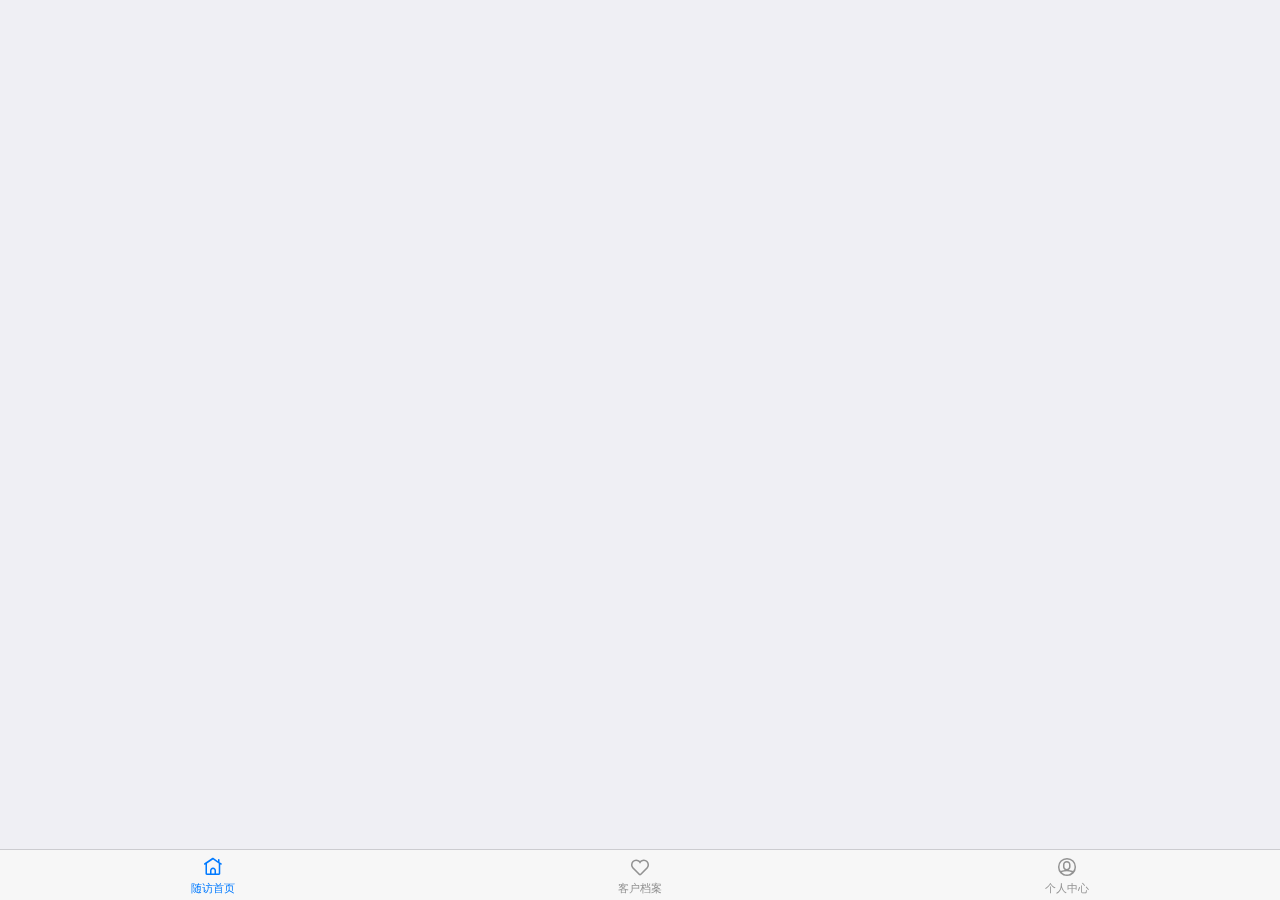
<file: index.html>
<!doctype html>
<html>
	<!--
    	作者：焦康
    	时间：2018-02-23
    	描述：承载页面,包括底部导航栏
    -->
	<head>
		<meta charset="UTF-8">
		<title></title>
		<meta name="viewport" content="width=device-width,initial-scale=1,minimum-scale=1,maximum-scale=1,user-scalable=no" />
		<link href="css/mui.min.css" rel="stylesheet" />
		<link rel="stylesheet" type="text/css" href="css/iconfont.css"/>
	</head>

	<body>
		<script src="js/mui.js"></script>
		
		<div class="mui-content">
			<nav id="bar" class="mui-bar mui-bar-tab">
			    <a class="mui-tab-item mui-active" href="childrenPage/fmsMainPage.html" data-id="fmsMainPage">
			        <span class="mui-icon iconfont icon-homepage"></span>
			        <span class="mui-tab-label">随访首页</span>
			    </a>
			    <a class="mui-tab-item" href="childrenPage/dataAnalysis.html" data-id="dataAnalysis">
			        <span class="mui-icon iconfont icon-like"></span>
			        <span class="mui-tab-label">客户档案</span>
			    </a>
			    <a class="mui-tab-item" href="childrenPage/myCenter.html" data-id="myCenter">
			        <span class="mui-icon iconfont icon-mine"></span>
			        <span class="mui-tab-label">个人中心</span>
			    </a>
			</nav>
		</div>
		   
		    
		
		<script type="text/javascript">
			mui.init()
			mui.plusReady(function(){
				
				//读取本地存储，检查是否为首次启动
				
				
				
				
			plus.navigator.closeSplashscreen();
			 var self = plus.webview.currentWebview();
			 var current = '';
			 var styles = {
                    top: '0',
                    bottom: '51px'
                };
             var tabsConfig = {
                    fmsMainPage: {
                        url: 'childrenPage/fmsMainPage.html',
                        styles: styles,
                        default:true
                        
                    },
                    dataAnalysis: {
                        url: 'childrenPage/dataAnalysis.html',
                        styles: styles  
                    },
                    myCenter: {
                        url: 'childrenPage/myCenter.html',
                        styles: styles
                       
                    }
                };
                 var tabs = {};
                for (id in tabsConfig) {
                    tabs[id] = plus.webview.create(tabsConfig[id].url, id, tabsConfig[id].styles);
                    if (tabsConfig[id]['default']) {
                        self.append(tabs[id]);
                        current = id;
                    }
                }
                 mui('#bar').on('tap', 'a', function(e) {
                    if (current == this.dataset.id) {
                        return;
                    }
                    tabs[this.dataset.id].show();
                    tabs[current].hide();
                    current = this.dataset.id;
                });
                //解决安卓系统键盘弹出时会顶起底部导航按钮
                //ios键盘默认最高层,无需处理
                document.getElementById('bar').style.top = (plus.display.resolutionHeight - 50) + "px";
                 
			})
			mui.back = function() {
			var btnArray = ['是', '否'];
			mui.confirm('是否退出应用', '提示', btnArray, function(e) {
			if(e.index == 0) {
			plus.runtime.quit();
		   }
		})
	    }
		</script>
	</body>

</html>
</file>
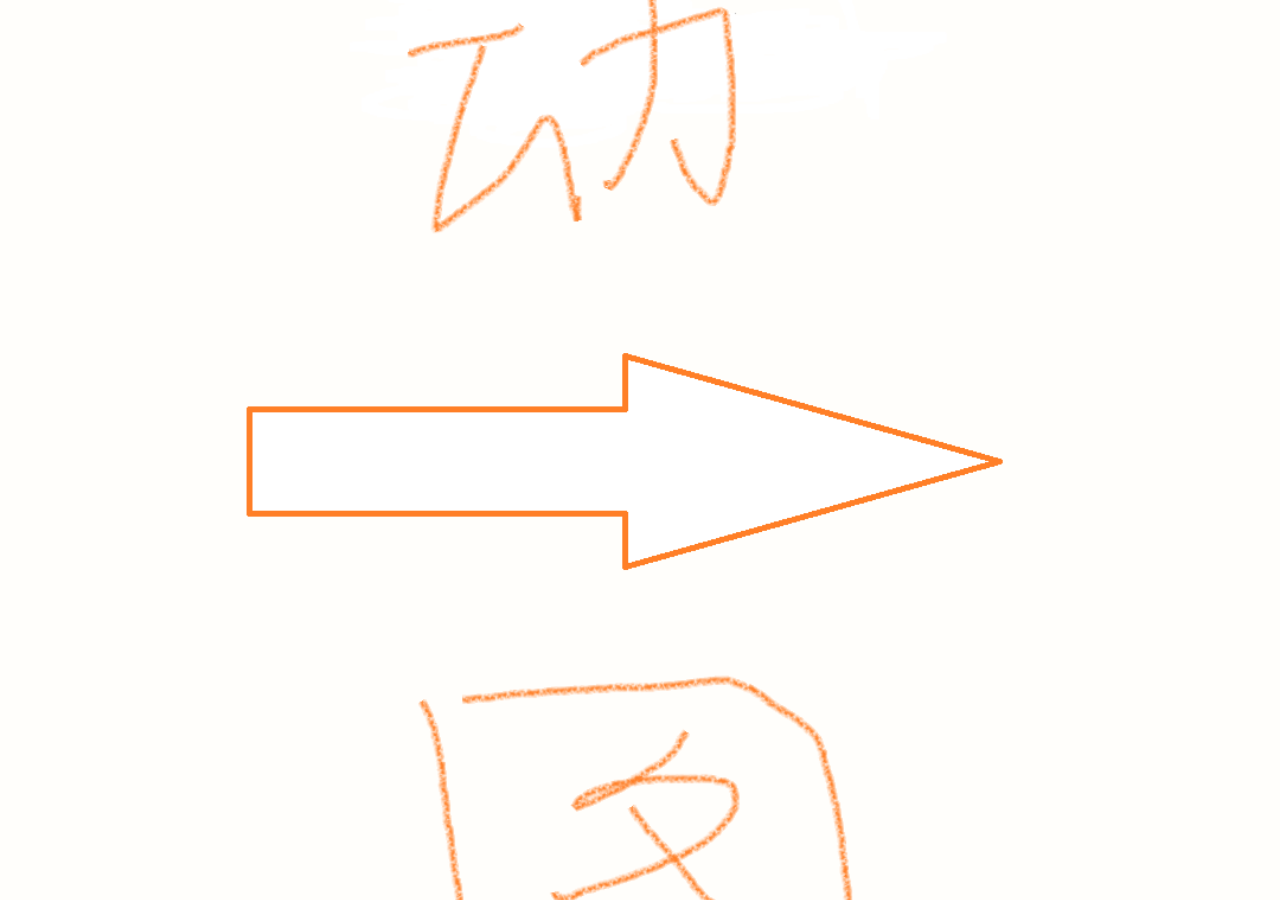
<file: guide.html>
<!doctype html>
<html>

	<head>
		<meta charset="UTF-8">
		<title></title>
		<meta name="viewport" content="width=device-width,initial-scale=1,minimum-scale=1,maximum-scale=1,user-scalable=no" />
		<link href="css/mui.min.css" rel="stylesheet" />
		<style type="text/css">
			
			
			.guide-img {
				width: 100%;
			}
			
			#start {
				position: absolute;
				bottom: 40px;
				width: 60%;
				left: 20%;
			}
		</style>
	</head>

	<body>
		<script src="js/mui.min.js"></script>
		
		<div class="mui-content">
			<div class="mui-slider mui-fullscreen">
				<div class="mui-slider-group">
					<div class="mui-slider-item">
						<a href="javascript:;">
							<img class="guide-img" src="images/starpage.png">
						</a>
					</div>
					<div class="mui-slider-item">
						<a href="javascript:;">
							<img class="guide-img" src="images/starpage.png">
						</a>
					</div>
					<div class="mui-slider-item">
						<a href="javascript:;">
							<img class="guide-img" src="images/starpage.png">
						</a>
					</div>
					<div class="mui-slider-item">
						<a href="javascript:;">
							<img class="guide-img" src="images/splash1080x1882.png">
							<button class="mui-btn mui-btn-blue mui-btn-outlined" type="button" id="start">开始体验</button>
						</a>
					</div>
				</div>
			</div>
		</div>
		
		
		<script type="text/javascript">
			mui.init()
			mui.plusReady(function() {
				/**
				 * 获取系统状态栏高度
				 * http://www.html5plus.org/doc/zh_cn/navigator.html#plus.navigator.getStatusbarHeight
				 */
				
				/**
				 * 手动关闭启动页
				 * http://www.html5plus.org/doc/zh_cn/navigator.html#plus.navigator.closeSplashscreen
				 */
				plus.navigator.closeSplashscreen();
				document.getElementById("start").addEventListener("tap", function() {
					/**
					 * 向本地存储中设置launchFlag的值，即启动标识；
					 * http://www.html5plus.org/doc/zh_cn/storage.html#plus.storage.setItem
					 */
					plus.storage.setItem("launchFlag", "true");
					mui.openWindow({
						url: "index.html",
						id: "index",
						extras: {
							mark: "gudie" //同样，这里也只是个标识，实际开发中并不用；
						}
					});
				});
			});
			/**
			 * 重写mui.back()，什么都不执行，反之用户返回到入口页；
			 */
			mui.back = function() {};
		</script>
	</body>

</html>
</file>
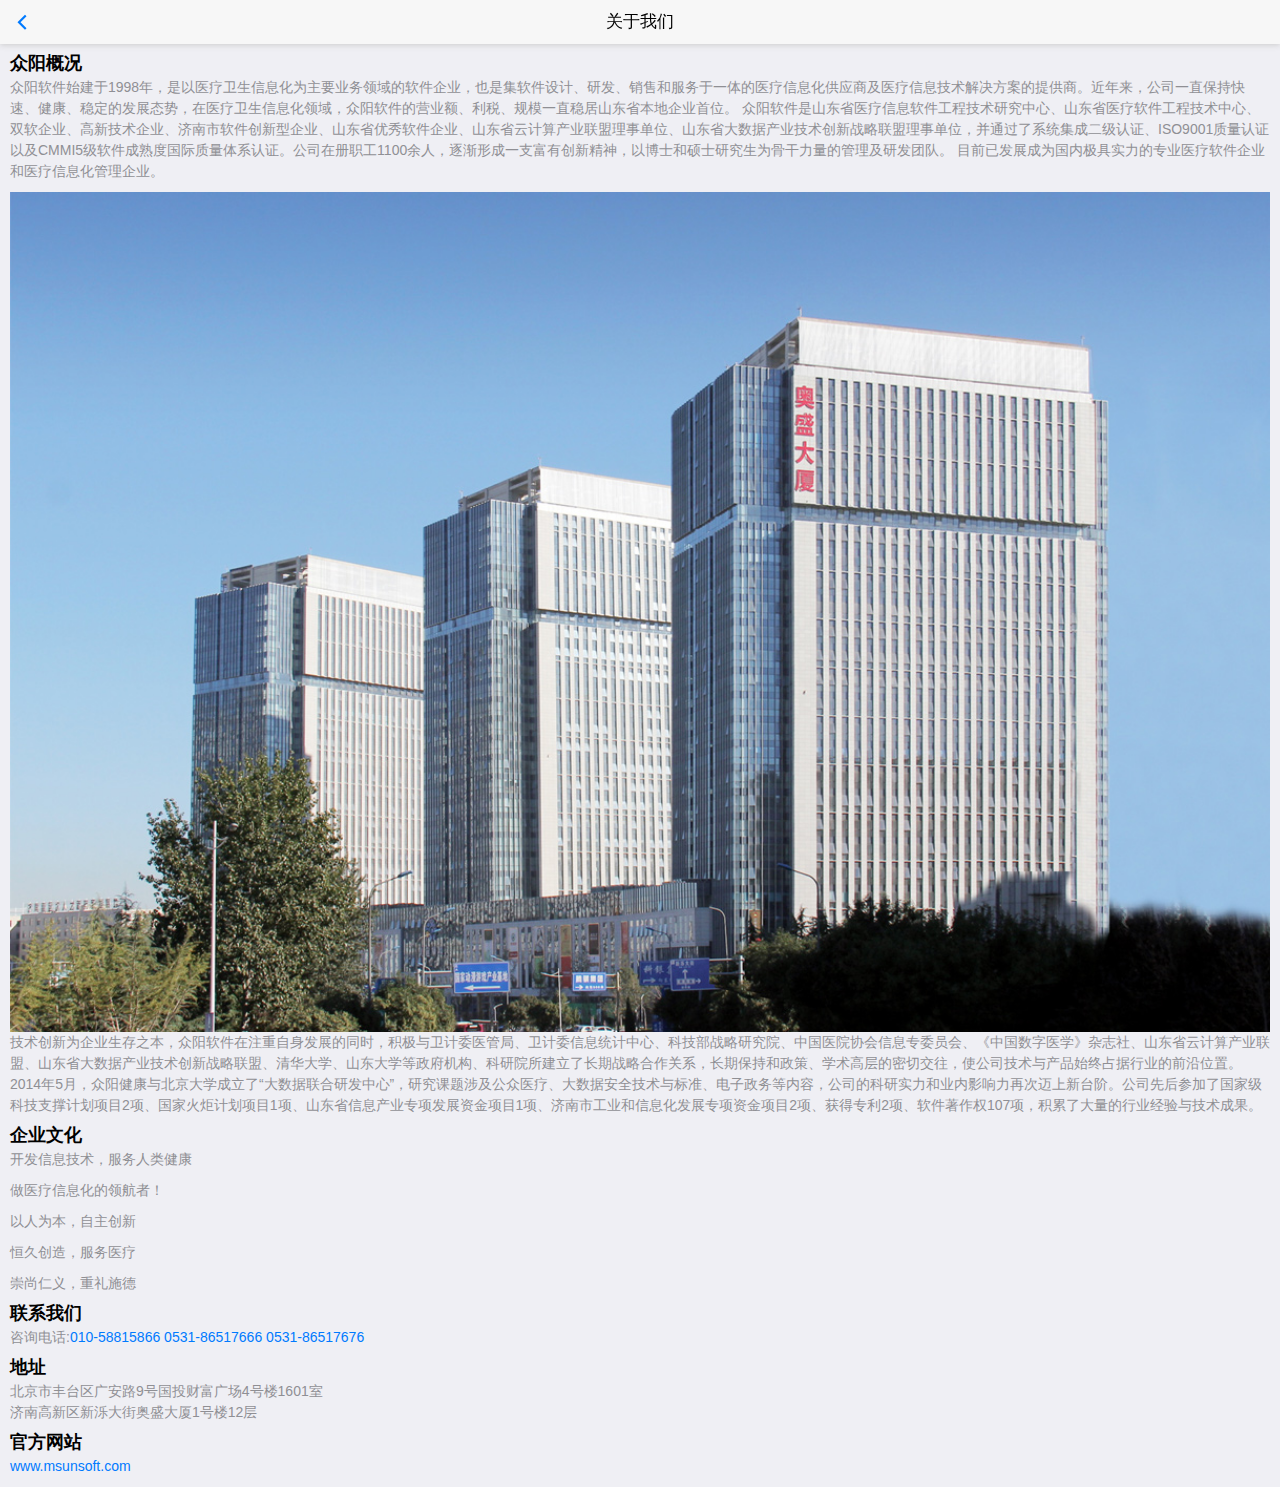
<file: childrenPage/aboutMe.html>
<!doctype html>
<html>
	<!--
    	作者：焦康
    	时间：2018-02-23
    	描述：这是关于我们页面
    -->
	<head>
		<meta charset="UTF-8">
		<title></title>
		<meta name="viewport" content="width=device-width,initial-scale=1,minimum-scale=1,maximum-scale=1,user-scalable=no" />
		<link href="../css/mui.css" rel="stylesheet" />
	</head>

	<body>
		<script src="../js/mui.js"></script>
		<script type="text/javascript">
			mui.init({
				swipeBack:true //启用右滑关闭功能
			})
		</script>
		<header class="mui-bar mui-bar-nav">
			<a class="mui-action-back mui-icon mui-icon-left-nav mui-pull-left"></a>
			<h1 class="mui-title">关于我们</h1>
		</header>
		<div class="mui-content">
			<div class="mui-content-padded">
				<h4>众阳概况</h4>
				<p>众阳软件始建于1998年，是以医疗卫生信息化为主要业务领域的软件企业，也是集软件设计、研发、销售和服务于一体的医疗信息化供应商及医疗信息技术解决方案的提供商。近年来，公司一直保持快速、健康、稳定的发展态势，在医疗卫生信息化领域，众阳软件的营业额、利税、规模一直稳居山东省本地企业首位。 众阳软件是山东省医疗信息软件工程技术研究中心、山东省医疗软件工程技术中心、双软企业、高新技术企业、济南市软件创新型企业、山东省优秀软件企业、山东省云计算产业联盟理事单位、山东省大数据产业技术创新战略联盟理事单位，并通过了系统集成二级认证、ISO9001质量认证以及CMMI5级软件成熟度国际质量体系认证。公司在册职工1100余人，逐渐形成一支富有创新精神，以博士和硕士研究生为骨干力量的管理及研发团队。
					目前已发展成为国内极具实力的专业医疗软件企业和医疗信息化管理企业。</p> <div class="mui-slider">
  <div class="mui-slider-group">
    <div class="mui-slider-item"><a href="#"><img src="../images/about-1.jpg" /></a></div>
  </div>
</div><p>技术创新为企业生存之本，众阳软件在注重自身发展的同时，积极与卫计委医管局、卫计委信息统计中心、科技部战略研究院、中国医院协会信息专委员会、《中国数字医学》杂志社、山东省云计算产业联盟、山东省大数据产业技术创新战略联盟、清华大学、山东大学等政府机构、科研院所建立了长期战略合作关系，长期保持和政策、学术高层的密切交往，使公司技术与产品始终占据行业的前沿位置。
					2014年5月，众阳健康与北京大学成立了“大数据联合研发中心”，研究课题涉及公众医疗、大数据安全技术与标准、电子政务等内容，公司的科研实力和业内影响力再次迈上新台阶。公司先后参加了国家级科技支撑计划项目2项、国家火炬计划项目1项、山东省信息产业专项发展资金项目1项、济南市工业和信息化发展专项资金项目2项、获得专利2项、软件著作权107项，积累了大量的行业经验与技术成果。
		</p>		
				
				<h4>企业文化</h4>
				<p>开发信息技术，服务人类健康</p>
				<p>做医疗信息化的领航者！</p>
				<p>以人为本，自主创新</p>
				<p>恒久创造，服务医疗</p>
				<p>崇尚仁义，重礼施德</p>
				<h4>联系我们</h4>
				<p>咨询电话:<a href="tel:010-58815866">010-58815866</a> <a href="tel:0531-86517666">0531-86517666</a> <a href="tel:0531-86517676">0531-86517676</a></p>
				<h4>地址</h4>
				<p>北京市丰台区广安路9号国投财富广场4号楼1601室<br />济南高新区新泺大街奥盛大厦1号楼12层 </p>
				<h4>官方网站</h4>
				<p><a href="http://www.msunsoft.com/">www.msunsoft.com</a></p>
			</div>
		</div>
	</body>

</html>
</file>
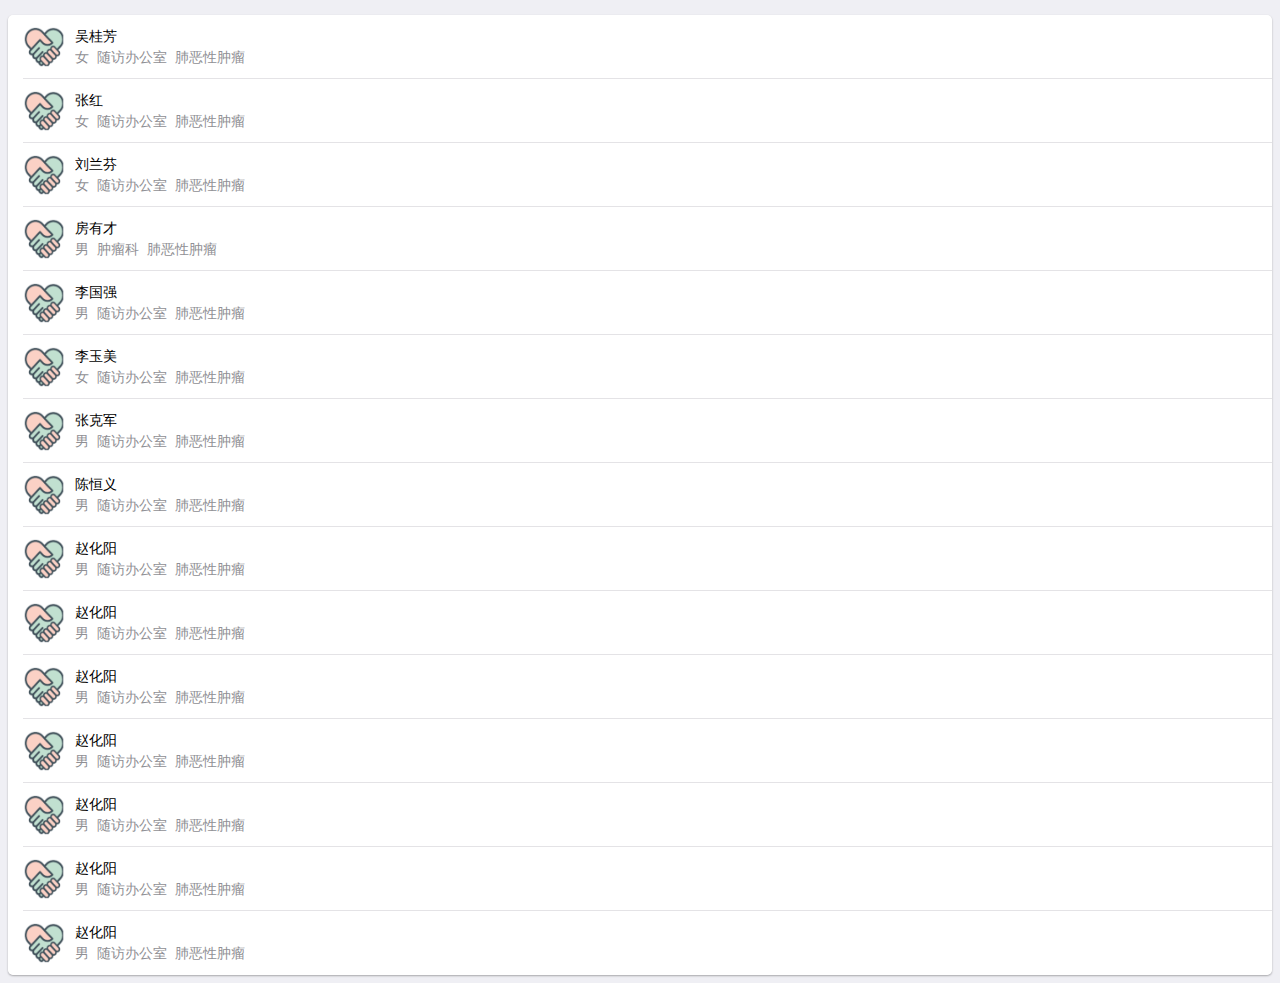
<file: childrenPage/customerList.html>
<!doctype html>
<html>

	<head>
		<meta charset="UTF-8">
		<title></title>
		<meta name="viewport" content="width=device-width,initial-scale=1,minimum-scale=1,maximum-scale=1,user-scalable=no" />
		<link href="../css/mui.css" rel="stylesheet" />
		<style type="text/css">
			.mui-card{
				 font-size: 14px;
    			position: relative;
    			overflow: hidden;
    			margin: 8px;
    			border-radius: 5px;
    			background-color: white;
    			background-clip: padding-box;
    			box-shadow: 0 1px 2px rgba(0, 0, 0, .3);
			}
		</style>
	</head>

	<body>
		<script src="../js/mui.min.js"></script>
		
		<div class="mui-content">
			<div class="mui-card">
				
			
			<ul class="mui-table-view" style="margin-top: 0px;margin-right: 0px;">
			    <li class="mui-table-view-cell mui-media">
			        <a href="javascript:;">
			            <img class="mui-media-object mui-pull-left" src="../images/heart.png">
			            <div class="mui-media-body">
			                吴桂芳
			                <p class="mui-ellipsis"><span id="cus_list_sex">女</span>&nbsp;&nbsp;<span id="cus_list_dept">随访办公室</span>&nbsp;&nbsp;<span id="cus_list_dian">肺恶性肿瘤</span></p>
			            </div>
			        </a>
			    </li>
			    <li class="mui-table-view-cell mui-media">
			        <a href="javascript:;">
			            <img class="mui-media-object mui-pull-left" src="../images/heart.png">
			            <div class="mui-media-body">
			                张红
			                <p class="mui-ellipsis"><span id="cus_list_sex">女</span>&nbsp;&nbsp;<span id="cus_list_dept">随访办公室</span>&nbsp;&nbsp;<span id="cus_list_dian">肺恶性肿瘤</span></p>
			            </div>
			        </a>
			    </li>
			    <li class="mui-table-view-cell mui-media">
			        <a href="javascript:;">
			            <img class="mui-media-object mui-pull-left" src="../images/heart.png">
			            <div class="mui-media-body">
			                刘兰芬
			                <p class="mui-ellipsis"><span id="cus_list_sex">女</span>&nbsp;&nbsp;<span id="cus_list_dept">随访办公室</span>&nbsp;&nbsp;<span id="cus_list_dian">肺恶性肿瘤</span></p>
			            </div>
			        </a>
			    </li>
			    <li class="mui-table-view-cell mui-media">
			        <a href="javascript:;">
			            <img class="mui-media-object mui-pull-left" src="../images/heart.png">
			            <div class="mui-media-body">
			                房有才
			                <p class="mui-ellipsis"><span id="cus_list_sex">男</span>&nbsp;&nbsp;<span id="cus_list_dept">肿瘤科</span>&nbsp;&nbsp;<span id="cus_list_dian">肺恶性肿瘤</span></p>
			            </div>
			        </a>
			    </li>
			    <li class="mui-table-view-cell mui-media">
			        <a href="javascript:;">
			            <img class="mui-media-object mui-pull-left" src="../images/heart.png">
			            <div class="mui-media-body">
			                李国强
			                <p class="mui-ellipsis"><span id="cus_list_sex">男</span>&nbsp;&nbsp;<span id="cus_list_dept">随访办公室</span>&nbsp;&nbsp;<span id="cus_list_dian">肺恶性肿瘤</span></p>
			            </div>
			        </a>
			    </li>
			    <li class="mui-table-view-cell mui-media">
			        <a href="javascript:;">
			            <img class="mui-media-object mui-pull-left" src="../images/heart.png">
			            <div class="mui-media-body">
			                李玉美
			                <p class="mui-ellipsis"><span id="cus_list_sex">女</span>&nbsp;&nbsp;<span id="cus_list_dept">随访办公室</span>&nbsp;&nbsp;<span id="cus_list_dian">肺恶性肿瘤</span></p>
			            </div>
			        </a>
			    </li>
			    <li class="mui-table-view-cell mui-media">
			        <a href="javascript:;">
			            <img class="mui-media-object mui-pull-left" src="../images/heart.png">
			            <div class="mui-media-body">
			                张克军
			                <p class="mui-ellipsis"><span id="cus_list_sex">男</span>&nbsp;&nbsp;<span id="cus_list_dept">随访办公室</span>&nbsp;&nbsp;<span id="cus_list_dian">肺恶性肿瘤</span></p>
			            </div>
			        </a>
			    </li>
			    <li class="mui-table-view-cell mui-media">
			        <a href="javascript:;">
			            <img class="mui-media-object mui-pull-left" src="../images/heart.png">
			            <div class="mui-media-body">
			                陈恒义
			                <p class="mui-ellipsis"><span id="cus_list_sex">男</span>&nbsp;&nbsp;<span id="cus_list_dept">随访办公室</span>&nbsp;&nbsp;<span id="cus_list_dian">肺恶性肿瘤</span></p>
			            </div>
			        </a>
			    </li>
			    <li class="mui-table-view-cell mui-media">
			        <a href="javascript:;">
			            <img class="mui-media-object mui-pull-left" src="../images/heart.png">
			            <div class="mui-media-body">
			                赵化阳
			                <p class="mui-ellipsis"><span id="cus_list_sex">男</span>&nbsp;&nbsp;<span id="cus_list_dept">随访办公室</span>&nbsp;&nbsp;<span id="cus_list_dian">肺恶性肿瘤</span></p>
			            </div>
			        </a>
			    </li>
			     <li class="mui-table-view-cell mui-media">
			        <a href="javascript:;">
			            <img class="mui-media-object mui-pull-left" src="../images/heart.png">
			            <div class="mui-media-body">
			                赵化阳
			                <p class="mui-ellipsis"><span id="cus_list_sex">男</span>&nbsp;&nbsp;<span id="cus_list_dept">随访办公室</span>&nbsp;&nbsp;<span id="cus_list_dian">肺恶性肿瘤</span></p>
			            </div>
			        </a>
			    </li>
			     <li class="mui-table-view-cell mui-media">
			        <a href="javascript:;">
			            <img class="mui-media-object mui-pull-left" src="../images/heart.png">
			            <div class="mui-media-body">
			                赵化阳
			                <p class="mui-ellipsis"><span id="cus_list_sex">男</span>&nbsp;&nbsp;<span id="cus_list_dept">随访办公室</span>&nbsp;&nbsp;<span id="cus_list_dian">肺恶性肿瘤</span></p>
			            </div>
			        </a>
			    </li>
			     <li class="mui-table-view-cell mui-media">
			        <a href="javascript:;">
			            <img class="mui-media-object mui-pull-left" src="../images/heart.png">
			            <div class="mui-media-body">
			                赵化阳
			                <p class="mui-ellipsis"><span id="cus_list_sex">男</span>&nbsp;&nbsp;<span id="cus_list_dept">随访办公室</span>&nbsp;&nbsp;<span id="cus_list_dian">肺恶性肿瘤</span></p>
			            </div>
			        </a>
			    </li>
			     <li class="mui-table-view-cell mui-media">
			        <a href="javascript:;">
			            <img class="mui-media-object mui-pull-left" src="../images/heart.png">
			            <div class="mui-media-body">
			                赵化阳
			                <p class="mui-ellipsis"><span id="cus_list_sex">男</span>&nbsp;&nbsp;<span id="cus_list_dept">随访办公室</span>&nbsp;&nbsp;<span id="cus_list_dian">肺恶性肿瘤</span></p>
			            </div>
			        </a>
			    </li>
			     <li class="mui-table-view-cell mui-media">
			        <a href="javascript:;">
			            <img class="mui-media-object mui-pull-left" src="../images/heart.png">
			            <div class="mui-media-body">
			                赵化阳
			                <p class="mui-ellipsis"><span id="cus_list_sex">男</span>&nbsp;&nbsp;<span id="cus_list_dept">随访办公室</span>&nbsp;&nbsp;<span id="cus_list_dian">肺恶性肿瘤</span></p>
			            </div>
			        </a>
			    </li>
			     <li class="mui-table-view-cell mui-media">
			        <a href="javascript:;">
			            <img class="mui-media-object mui-pull-left" src="../images/heart.png">
			            <div class="mui-media-body">
			                赵化阳
			                <p class="mui-ellipsis"><span id="cus_list_sex">男</span>&nbsp;&nbsp;<span id="cus_list_dept">随访办公室</span>&nbsp;&nbsp;<span id="cus_list_dian">肺恶性肿瘤</span></p>
			            </div>
			        </a>
			    </li>
			</ul>
			</div>
		</div>
		
			<script type="text/javascript">
			mui.init()
			mui.plusReady(function(){
				mui(".mui-scroll-wrapper").scroll({
				deceleration : 0.0005   //侧滑+列表滚动系数
				});
			})
		</script>
		
	</body>

</html>
</file>
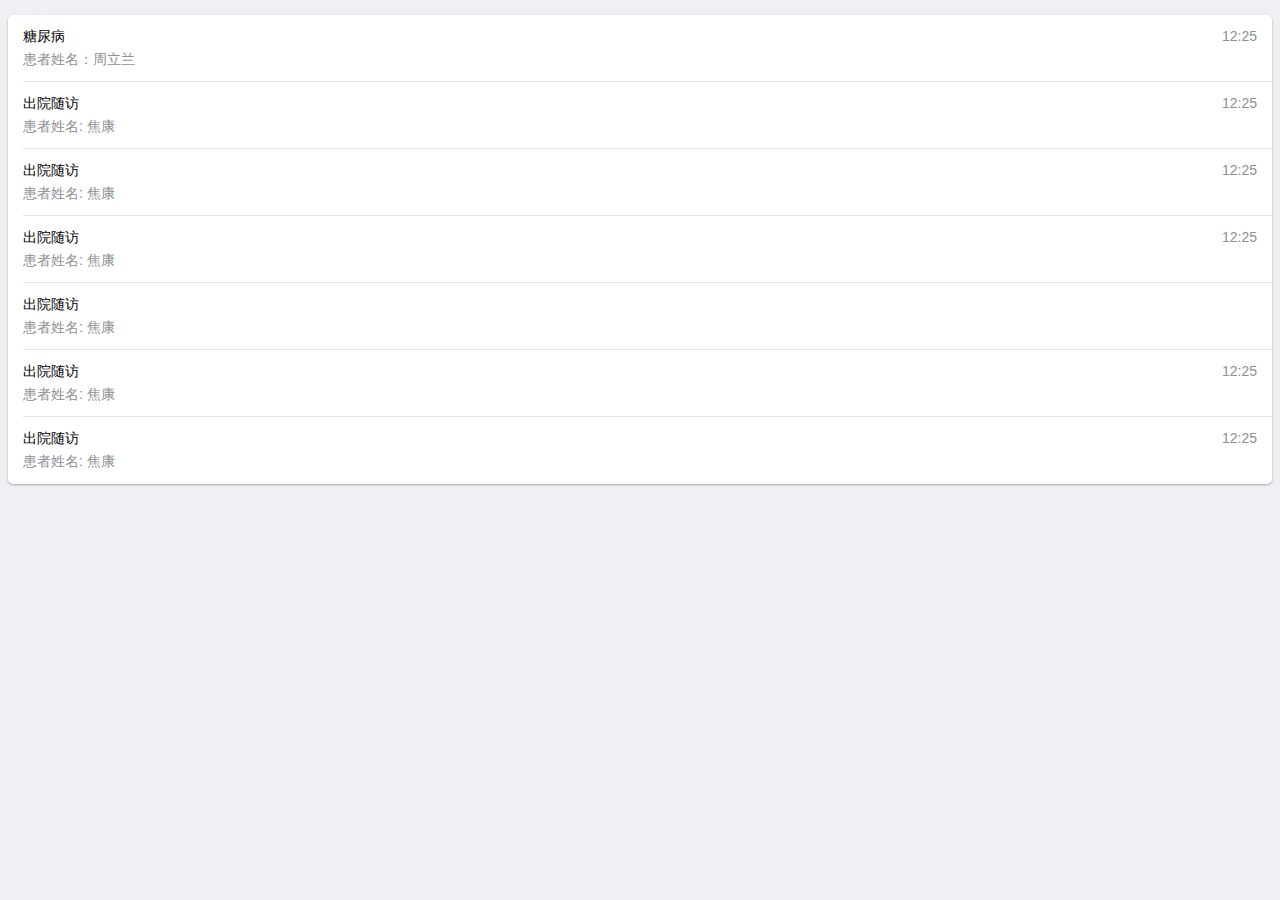
<file: childrenPage/customerRecord.html>
<!doctype html>
<html>
	<!--
    	作者：811708046@qq.com
    	时间：2018-02-24
    	描述：随访计划
    -->
	<head>
		<meta charset="UTF-8">
		<title></title>
		<meta name="viewport" content="width=device-width,initial-scale=1,minimum-scale=1,maximum-scale=1,user-scalable=no" />
		<link href="../css/mui.css" rel="stylesheet" />
		<style type="text/css">
			.mui-card{
				 font-size: 14px;
    			position: relative;
    			overflow: hidden;
    			margin: 8px;
    			border-radius: 5px;
    			background-color: white;
    			background-clip: padding-box;
    			box-shadow: 0 1px 2px rgba(0, 0, 0, .3);
			}
		</style>
	</head>

	<body>
		<script src="../js/mui.js"></script>
		<script type="text/javascript">
			mui.init()
		</script>
		<div class="mui-content">
			<div class="mui-card">
				
			
			<ul class="mui-table-view mui-table-view-striped mui-table-view-condensed" style="margin-top: 0px;margin-right: 0px;">
		        <li class="mui-table-view-cell">
		            <div class="mui-table">
		                <div class="mui-table-cell mui-col-xs-10">
		                    	糖尿病
		                    <h5>患者姓名：周立兰</h5>
		                    <p class="mui-h6 mui-ellipsis"></p>
		                </div>
		                <div class="mui-table-cell mui-col-xs-2 mui-text-right">
		                     <span class="mui-h5">12:25</span>
		                </div>
		            </div>
		        </li>
		        <li class="mui-table-view-cell">
		            <div class="mui-table">
		                <div class="mui-table-cell mui-col-xs-10">
		                    出院随访
		                    <h5>患者姓名: 焦康</h5>
		                   
		                </div>
		                <div class="mui-table-cell mui-col-xs-2 mui-text-right">
		                    <span class="mui-h5">12:25</span>
		                     
		                </div>
		            </div>
		        </li>
		       <li class="mui-table-view-cell">
		            <div class="mui-table">
		                <div class="mui-table-cell mui-col-xs-10">
		                    出院随访
		                    <h5>患者姓名: 焦康</h5>
		                   
		                </div>
		                <div class="mui-table-cell mui-col-xs-2 mui-text-right">
		                    <span class="mui-h5">12:25</span>
		                     
		                </div>
		            </div>
		        </li>
		        <li class="mui-table-view-cell">
		            <div class="mui-table">
		                <div class="mui-table-cell mui-col-xs-10">
		                    出院随访
		                    <h5>患者姓名: 焦康</h5>
		                </div>
		                <div class="mui-table-cell mui-col-xs-2 mui-text-right">
		                   <span class="mui-h5">12:25</span>
		                </div>
		            </div>
		        </li>
		       <li class="mui-table-view-cell">
		            <div class="mui-table">
		                <div class="mui-table-cell mui-col-xs-10">
		                    出院随访
		                    <h5>患者姓名: 焦康</h5>
		                    
		                <div class="mui-table-cell mui-col-xs-2 mui-text-right">
		                       
		                </div>
		            </div>
		        </li>
		      <li class="mui-table-view-cell">
		            <div class="mui-table">
		                <div class="mui-table-cell mui-col-xs-10">
		                    出院随访
		                    <h5>患者姓名: 焦康</h5>
		                   
		                </div>
		                <div class="mui-table-cell mui-col-xs-2 mui-text-right">
		                   <span class="mui-h5">12:25</span> 
		                </div>
		            </div>
		        </li>
		        <li class="mui-table-view-cell">
		            <div class="mui-table">
		                <div class="mui-table-cell mui-col-xs-10">
		                    出院随访
		                    <h5>患者姓名: 焦康</h5>
		                   
		                </div>
		                <div class="mui-table-cell mui-col-xs-2 mui-text-right">
		                   <span class="mui-h5">12:25</span> 
		                </div>
		            </div>
		        </li>
		    </ul>
		    </div>
		</div>
	</body>

</html>
</file>
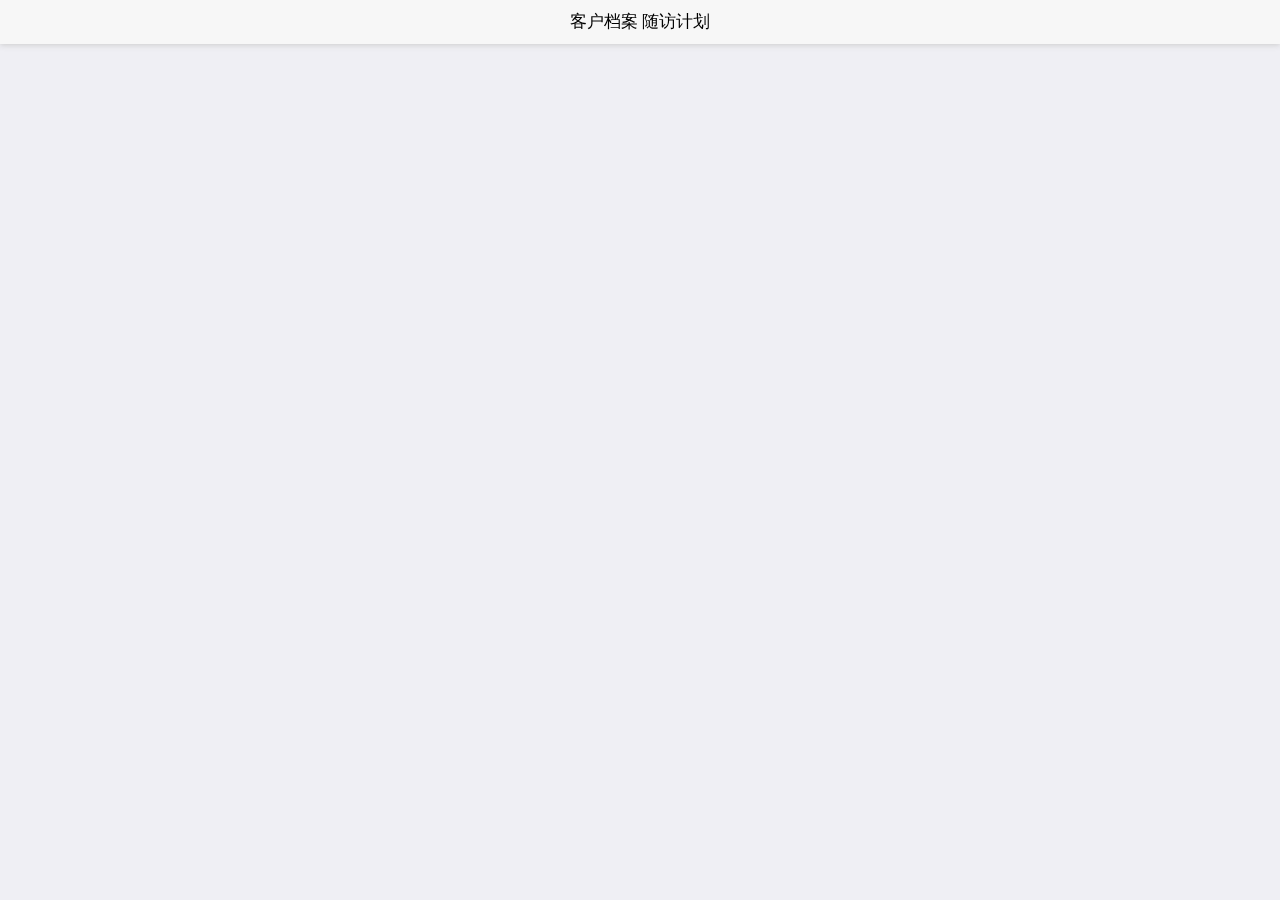
<file: childrenPage/dataAnalysis.html>
<!doctype html>
<html>
<!--
	作者：焦康
	时间：2018-02-23
	描述：图表页面以及上部导航切换
-->
	<head>
		<meta charset="UTF-8">
		<title></title>
		<meta name="viewport" content="width=device-width,initial-scale=1,minimum-scale=1,maximum-scale=1,user-scalable=no" />
		<link href="../css/mui.css" rel="stylesheet" />
		<style type="text/css">
			.title_css{
				border: 1px solid dodgerblue;
				padding: 0px;
				border-radius: 5px;
				background-color: dodgerblue;
				color: white;
			}
		</style>
	</head>

	<body id="body_main">
		<script src="../js/mui.js"></script>
		<script src="../js/echarts.js" type="text/javascript" charset="utf-8"></script>
		<script src="../js/vintage.js" type="text/javascript" charset="utf-8"></script>
		<script type="text/javascript">
			mui.init()
		</script>
		<header class="mui-bar mui-bar-nav">
			<h1 id="picture-btn" class="mui-title"><span id="title_1">客户档案</span>&nbsp;<span id="title_2">随访计划</span></h1>
		</header>
		 <!-- 为 ECharts 准备一个具备大小（宽高）的 DOM -->
		 
	</body>
	<script type="text/javascript">
		mui.init();
		var subpages = ['customerList.html', 'customerRecord.html'];
			var subpage_style = {
				top: '45px',
				bottom: '0px'
			};
		var aniShow = {};
		mui.plusReady(function(){
		var self = plus.webview.currentWebview();
				for (var i = 0; i < 2; i++) {
					var temp = {};
					var sub = plus.webview.create(subpages[i], subpages[i], subpage_style);
					if (i > 0) {
						sub.hide();
					}else{
						temp[subpages[i]] = "true";
						mui.extend(aniShow,temp);
					}
					self.append(sub);
				}	
		var activeTab = subpages[1];
		var firstTab = subpages[0];
		var title_1 = document.getElementById('title_1');
		var title_2 = document.getElementById('title_2');
		title_1.classList.add('title_css');
		title_1.addEventListener('tap',function(){
			title_1.classList.add('title_css');
			title_2.classList.remove('title_css');
			plus.webview.show(firstTab);
		})
		title_2.addEventListener('tap',function(){
			title_2.classList.add('title_css')
			title_1.classList.remove('title_css');
			plus.webview.show(activeTab);
})
});
mui.back = function() {
	var btnArray = ['是', '否'];
	mui.confirm('是否退出应用', '提示', btnArray, function(e) {
		if(e.index == 0) {
			plus.runtime.quit();
		}
	})
}
	</script>
</html>
</file>
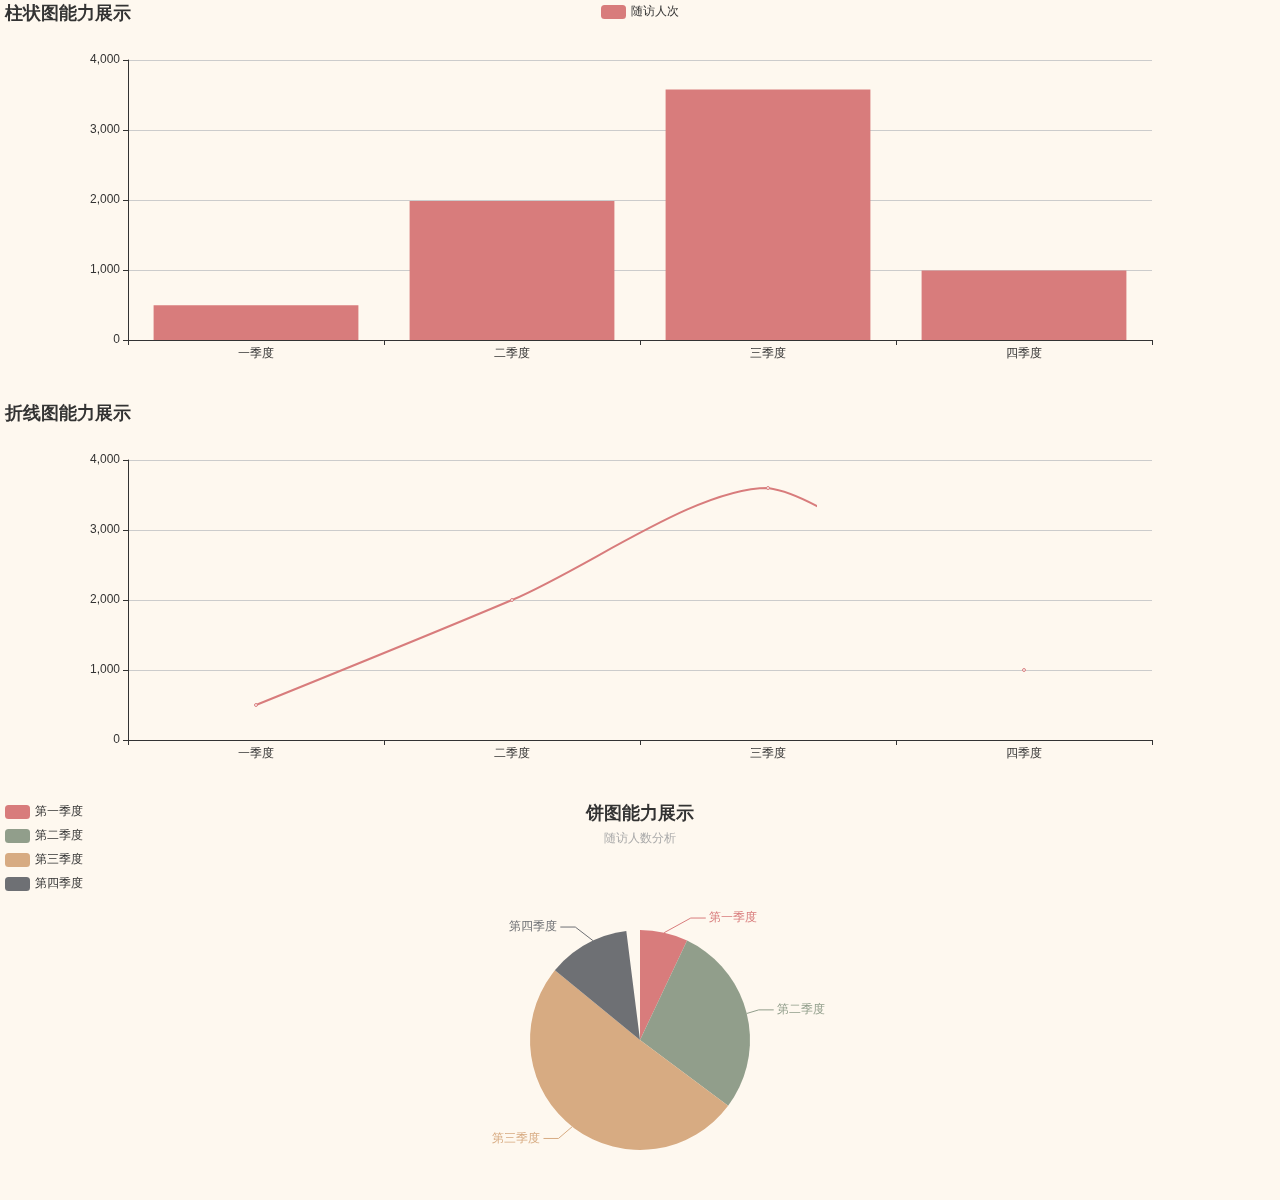
<file: childrenPage/echarts.html>
<!doctype html>
<html>

	<head>
		<meta charset="UTF-8">
		<title></title>
		<meta name="viewport" content="width=device-width,initial-scale=1,minimum-scale=1,maximum-scale=1,user-scalable=no" />
		<link href="../css/mui.min.css" rel="stylesheet" />
	</head>

		<body id="body_main">
		<script src="../js/mui.js"></script>
		<script src="../js/echarts.js" type="text/javascript" charset="utf-8"></script>
		<script src="../js/vintage.js" type="text/javascript" charset="utf-8"></script>
		<script type="text/javascript">
			mui.init()
		</script>
		 <!-- 为 ECharts 准备一个具备大小（宽高）的 DOM -->
		 
		 
    <div id="main" class="mui-content" style="width: 100%;height:400px;"></div>
    <div id="main1" class="mui-content" style="width: 100%;height: 400px;"></div>
    <div id="main2" class="mui-content" style="width: 100%;height: 400px;"></div>
    <script type="text/javascript" id="echarts_id">
    	// 基于准备好的dom，初始化echarts实例
    	var myChart = echarts.init(document.getElementById('main'),"vintage");
    	var myChart1=echarts.init(document.getElementById('main1'),"vintage");
    	var myChart2=echarts.init(document.getElementById('main2'),"vintage");
    	// 指定图表的配置项和数据
    	 var arrCount = [500, 2000, 3600, 1000];  
        var option = {
            title: {
                text: '柱状图能力展示'
            },
            tooltip: {},
            legend: {
                data:['随访人次']
            },
            xAxis: {
                data: ["一季度","二季度","三季度","四季度"]
            },
            yAxis: {},
            series: [{
                name: '随访人次',
                type: 'bar',
                data: arrCount
            }]
        };
        var option1={
        	title: {
                text: '折线图能力展示'
            },
        	 xAxis: {
        type: 'category',
        data: ["一季度","二季度","三季度","四季度"]
    },
    yAxis: {
        type: 'value'
    },
    series: [{
        data: arrCount,
        type: 'line',
        smooth: true
    }]
        };
		var option2={
			 title : {
        text: '饼图能力展示',
        subtext: '随访人数分析',
        x:'center'
    },
    tooltip : {
        trigger: 'item',
        formatter: "{a} <br/>{b} : {c} ({d}%)"
    },
    legend: {
        orient: 'vertical',
        left: 'left',
        data: ['第一季度','第二季度','第三季度','第四季度']
    },
    series : [
        {
            name: '随访人数占比',
            type: 'pie',
            radius : '55%',
            center: ['50%', '60%'],
            data:[
                {value:500, name:'第一季度'},
                {value:2000, name:'第二季度'},
                {value:3600, name:'第三季度'},
                {value:1000, name:'第四季度'}
            ],
            itemStyle: {
                emphasis: {
                    shadowBlur: 10,
                    shadowOffsetX: 0,
                    shadowColor: 'rgba(0, 0, 0, 0.5)'
                }
            }
        }
    ]
		}
		// 使用刚指定的配置项和数据显示图表。
        myChart.setOption(option);
        myChart1.setOption(option1);
        myChart2.setOption(option2);
    </script>
	</body>

</html>
</file>
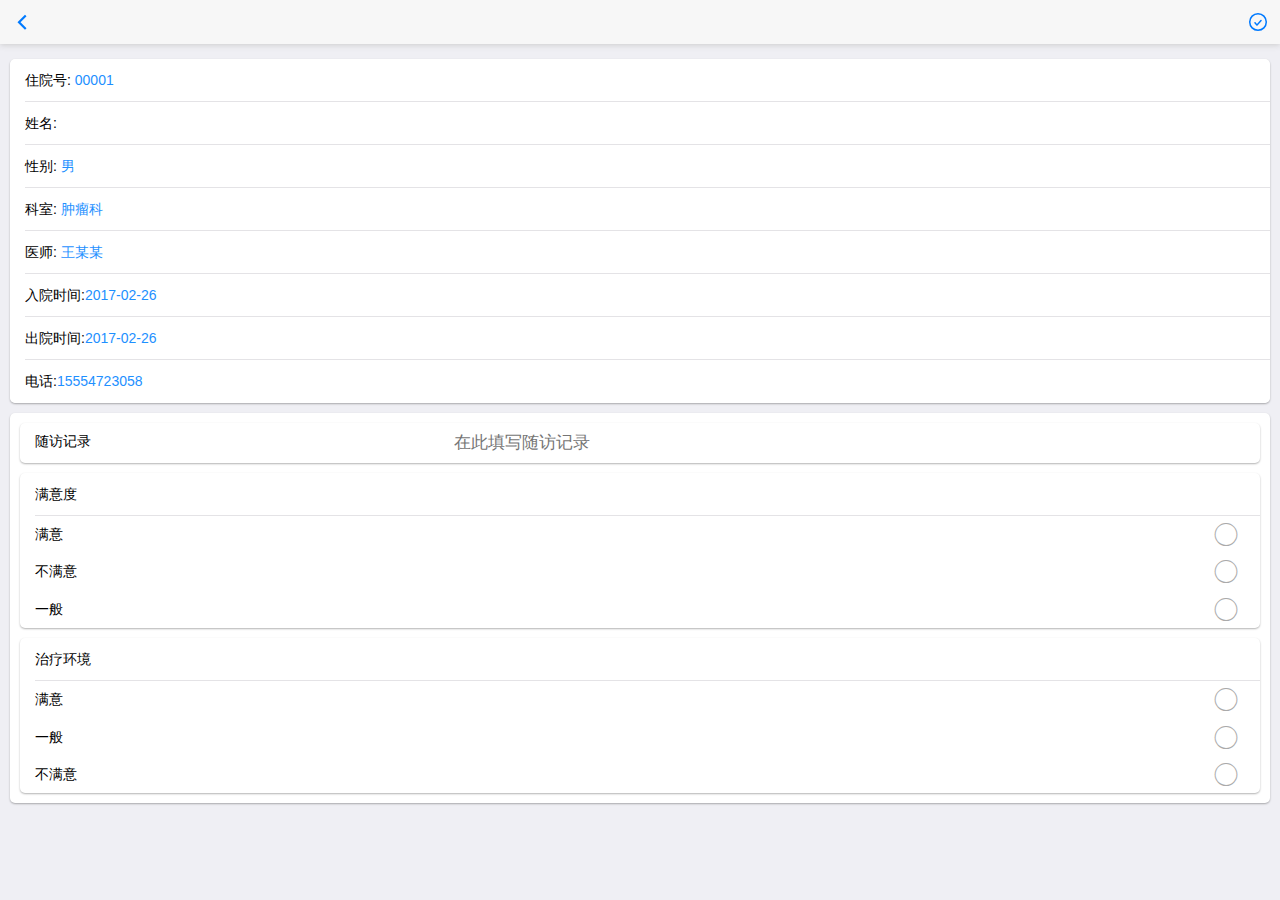
<file: childrenPage/fmsDetailPage.html>
<!doctype html>
<html>
	<!--
    	作者：811708046@qq.com
    	时间：2018-02-24
    	描述：随访界面
    -->
	<head>
		<meta charset="UTF-8">
		<title></title>
		<meta name="viewport" content="width=device-width,initial-scale=1,minimum-scale=1,maximum-scale=1,user-scalable=no" />
		<link href="../css/mui.css" rel="stylesheet" />
		<link rel="stylesheet" type="text/css" href="../css/iconfont.css"/>
		<style type="text/css">
			.cus-list-detail{
				color: dodgerblue;
			}
		</style>
	</head>

	<body>
		<script src="../js/mui.min.js"></script>
		 <header class="mui-bar mui-bar-nav">
		      <a class="mui-icon mui-action-back mui-icon-left-nav mui-pull-left" href="#offCanvasSide"></a>
		      <a class="mui-icon iconfont icon-success mui-pull-right" id="saveTable" href="#offCanvasSide"></a>
		      <h1 class="mui-title"></h1>
		    </header>
		    <div class="mui-content">
		    	<div class="mui-card">
		    		<ul class="mui-table-view">
		    		       <li class="mui-table-view-cell">住院号: <span class="cus-list-detail" id="in-hos-id">
		    		       	00001
		    		       </span> </li>
     					   <li class="mui-table-view-cell">姓名:<span class="cus-list-detail" id="cus-name"></span></li>
      					   <li class="mui-table-view-cell">性别: <span id="cus-sex" class="cus-list-detail">
      					   	男
      					   </span> </li>
      					    <li class="mui-table-view-cell">科室: <span id="cus-dept" class="cus-list-detail">
      					    	肿瘤科
      					    </span> </li>
     					   <li class="mui-table-view-cell">医师: <span id="doctor-name" class="cus-list-detail">
     					   	王某某
     					   </span> </li>
      					   <li class="mui-table-view-cell">入院时间:<span id="out-hos-date" class="cus-list-detail">2017-02-26</span> </li>
      					   <li class="mui-table-view-cell">出院时间:<span id="out-hos-date" class="cus-list-detail">2017-02-26</span></li>
      					   <li id="custelcall" class="mui-table-view-cell">电话:<span id="cus-tel" class="cus-list-detail">15554723058</span> </li>
		    		</ul>
		    		
		    	</div>
		    	<div class="mui-card">
		    		<div class="mui-card">
		    			<div class="mui-input-row">
		    			    <label>随访记录</label>
		    			    <input type="text" placeholder="在此填写随访记录">
		    			</div>
		    			
		    		</div>
		    		<div class="mui-card">			
    <li class="mui-table-view-cell" style="list-style-type: none;">满意度</li>
		    			<div class="mui-input-row mui-radio ">
		    			    <label>满意</label>
		    			    <input name="radio1" type="radio">
		    			</div>
		    			<div class="mui-input-row mui-radio ">
		    			    <label>不满意</label>
		    			    <input name="radio1" type="radio">
		    			</div>
		    			<div class="mui-input-row mui-radio ">
		    			    <label>一般</label>
		    			    <input name="radio1" type="radio">
		    			</div>
		    			
		    		</div>
		    		<div class="mui-card">
		    			 <li class="mui-table-view-cell" style="list-style-type: none;">治疗环境</li>
		    			<div class="mui-input-row mui-radio ">
		    			    <label>满意</label>
		    			    <input name="radio2" type="radio">
		    			</div>
		    			<div class="mui-input-row mui-radio ">
		    			    <label>一般</label>
		    			    <input name="radio2" type="radio">
		    			</div>
		    			<div class="mui-input-row mui-radio ">
		    			    <label>不满意</label>
		    			    <input name="radio2" type="radio">
		    			</div>
		    		</div>
		    		
		    	</div>
		    </div>
		<script type="text/javascript">
			mui.init({
				swipeBack:true //启用右滑关闭功能
			})
			mui.plusReady(function(){
				var sData = plus.webview.currentWebview();  // 接收通过extras传来的参数
				var name = mui('.mui-title');
				var fmsname = mui('#cus-name')
				name[0].innerHTML=sData.name;
				fmsname[0].innerHTML=sData.name
				
				
				//点击电话号码进行拨号尝试
				var teltap = document.getElementById('cus-tel');
				teltap.addEventListener("tap",function(){
					 var btnArray=['拨打','取消'];
             		 var phone=document.getElementById('cus-tel')
            		 mui.confirm('是否拨打'+phone.innerHTML+'?','提示',btnArray,function(e){
                if(e.index == 0){
                    plus.device.dial(phone.innerHTML,false);
                }
            });
				})
				
				var saveTable = document.getElementById("saveTable");
				saveTable.addEventListener('tap',function(){
					mui.back();
					mui.toast("保存成功")
				})

			});
		</script>
	</body>

</html>
</file>
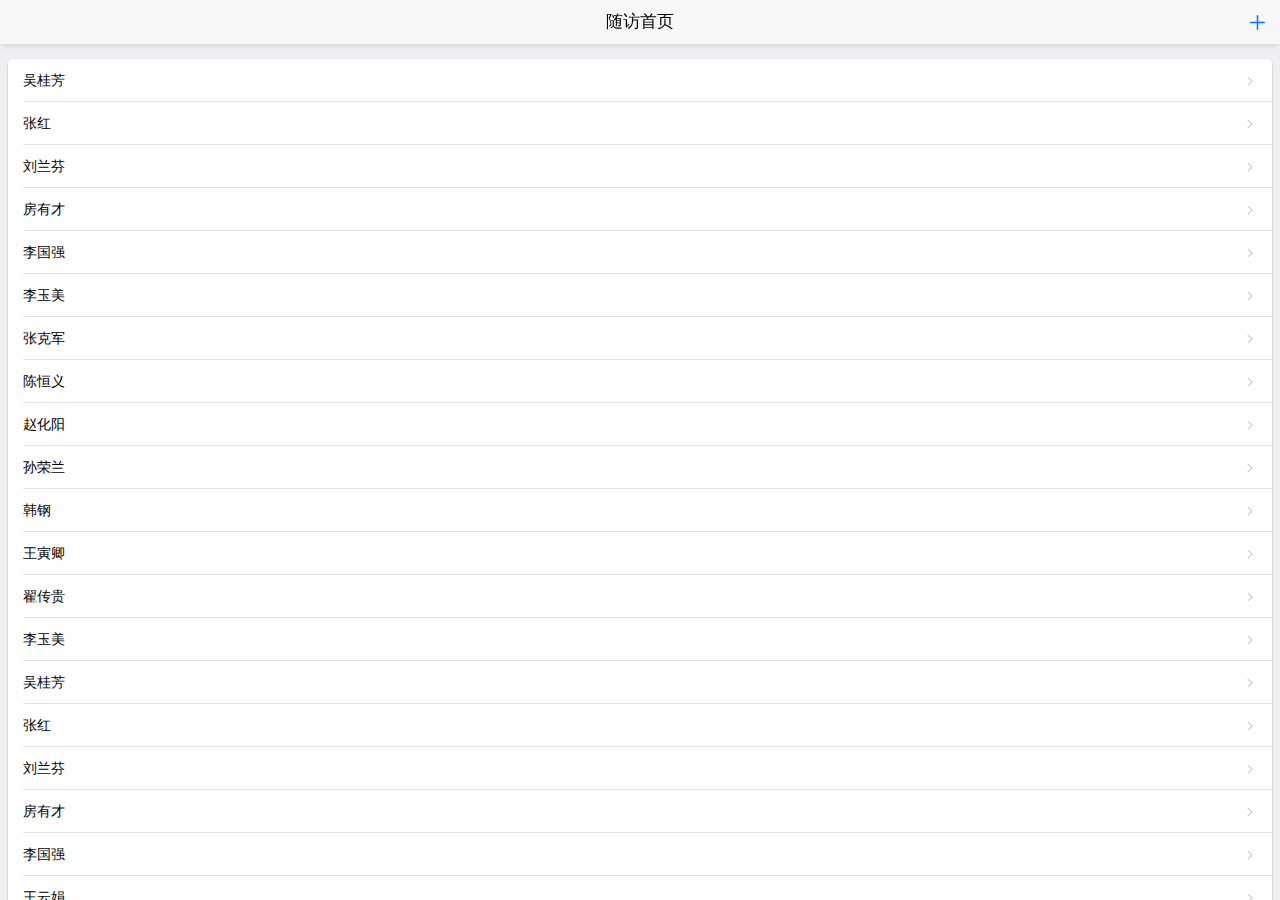
<file: childrenPage/fmsMainPage.html>
<!doctype html>
<html>
	<!--
    	作者：焦康
    	时间：2018-02-23
    	描述：待随访患者列表以及侧滑显示页面
    -->
	<head>
		<meta charset="UTF-8">
		<title></title>
		<meta name="viewport" content="width=device-width,initial-scale=1,minimum-scale=1,maximum-scale=1,user-scalable=no" />
		<link href="../css/mui.css" rel="stylesheet" />
		<link rel="stylesheet" type="text/css" href="../fonts/iconfont.css"/>
				<style>
			html,
			body {
				background-color: #efeff4;
			}
			p {
				text-indent: 22px;
			}
			span.mui-icon {
				font-size: 14px;
				color: #007aff;
				margin-left: -15px;
				padding-right: 10px;
			}
			.mui-off-canvas-left {
				color: #fff;
			}
			.title {
				margin: 35px 15px 10px;
			}
			.title+.content {
				margin: 10px 15px 35px;
				color: #bbb;
				text-indent: 1em;
				font-size: 14px;
				line-height: 24px;
			}
			input {
				color: #000;
			}
			.mui-card{
				 font-size: 14px;
    			position: relative;
    			overflow: hidden;
    			margin: 8px;
    			border-radius: 5px;
    			background-color: white;
    			background-clip: padding-box;
    			box-shadow: 0 1px 2px rgba(0, 0, 0, .3);
			}
			.mui-btn-danger{
				box-shadow: 0 1px 2px rgba(0, 0, 0, .3);
			}
			.mui-plus .plus{
				display: inline;
			}
			
			.plus{
				display: none;
			}
			
			#topPopover {
				position: fixed;
				top: 16px;
				right: 6px;
				box-shadow: 0 1px 2px rgba(0, 0, 0, .3);
			}
			#topPopover .mui-popover-arrow {
				left: auto;
				right: 6px;
			}
			p {
				text-indent: 22px;
			}
			span.mui-icon {
				font-size: 14px;
				color: #007aff;
				margin-left: -15px;
				padding-right: 10px;
			}
			.mui-popover {
				height: 300px;
			}
			/*.mui-content {
				padding: 10px;
			}*/
		</style>
		<script src="../js/mui.js"></script>
	</head>

	<body>

		  <div class="mui-inner-wrap mui-transitioning">
		    <!-- 主页面标题 -->
		    <header class="mui-bar mui-bar-nav">
		      <a class="mui-icon iconfont icon-add mui-icon-bars mui-pull-right" href="#topPopover"></a>
		      <h1 class="mui-title">随访首页</h1>
		    </header>
		    
		    <div class="mui-content mui-scroll-wrapper">
		      <div class="mui-scroll">
		        <!-- 主界面具体展示内容 -->
		        <div class="mui-content">
		        	<div class="mui-card">
		        		
		        	
	   	
			<ul id="OA_task_1" class="mui-table-view" style="margin-top: 0px;margin-right: 0px;">
			        <li class="mui-table-view-cell">
			            <a class="mui-navigate-right">
			                吴桂芳
			            </a>       
			        </li>
			        <li class="mui-table-view-cell">
			            <a class="mui-navigate-right">
			                 张红
			            </a>
			        </li>
			        <li id="lis" class="mui-table-view-cell">
			            <a class="mui-navigate-right">
			                刘兰芬
			            </a>
			        </li>
			        <li class="mui-table-view-cell">
			            <a class="mui-navigate-right">
			                房有才
			            </a>
			              
			        </li>
			        <li class="mui-table-view-cell">
			            <a class="mui-navigate-right">
			                 李国强
			            </a>
			        </li>
			  
			        <li class="mui-table-view-cell">
			            <a class="mui-navigate-right">
			                李玉美
			            </a>
			            
			        </li>
			        <li class="mui-table-view-cell">
			            <a class="mui-navigate-right">
			                 张克军
			            </a>
			            
			        </li>
			        <li class="mui-table-view-cell">
			            <a class="mui-navigate-right">
			                 陈恒义
			            </a>
			        </li>
			        <li class="mui-table-view-cell">
			            <a class="mui-navigate-right">
			                赵化阳
			            </a>
			        </li>
			        <li class="mui-table-view-cell">
			            <a class="mui-navigate-right">
			                 孙荣兰
			            </a>
			        </li>
			        <li class="mui-table-view-cell">
			            <a class="mui-navigate-right">
			                 韩钢
			            </a>
			        </li>
			        <li class="mui-table-view-cell">
			            <a class="mui-navigate-right">
			               王寅卿
			            </a>
			        </li>
			        <li class="mui-table-view-cell">
			            <a class="mui-navigate-right">
			                 翟传贵
			            </a>
			        </li>
			        <li class="mui-table-view-cell">
			            <a class="mui-navigate-right">
			                 李玉美
			            </a>
			        </li>
			         <li class="mui-table-view-cell">
			            <a class="mui-navigate-right">
			                吴桂芳
			            </a>
			        </li>
			        <li class="mui-table-view-cell">
			            <a class="mui-navigate-right">
			                 张红
			            </a>
			        </li>
			        <li class="mui-table-view-cell">
			            <a class="mui-navigate-right">
			                刘兰芬
			            </a>
			        </li>
			        <li class="mui-table-view-cell">
			            <a class="mui-navigate-right">
			                房有才
			            </a>
			        </li>
			        <li class="mui-table-view-cell">
			            <a class="mui-navigate-right">
			                 李国强
			            </a>
			        </li>
			        <li class="mui-table-view-cell">
			            <a class="mui-navigate-right">
			                 王云娟
			            </a>
			        </li>
			        <li class="mui-table-view-cell">
			            <a class="mui-navigate-right">
			                李玉美
			            </a>
			        </li>
			        <li class="mui-table-view-cell">
			            <a class="mui-navigate-right">
			                 张克军
			            </a>
			        </li>
			        <li class="mui-table-view-cell">
			            <a class="mui-navigate-right">
			                 陈恒义
			            </a>
			        </li>
			        <li class="mui-table-view-cell">
			            <a class="mui-navigate-right">
			                赵化阳
			            </a>
			        </li>
			        <li class="mui-table-view-cell">
			            <a class="mui-navigate-right">
			                 孙荣兰
			            </a>
			        </li>
			        <li class="mui-table-view-cell">
			            <a class="mui-navigate-right">
			                 韩钢
			            </a>
			        </li>
			        <li class="mui-table-view-cell">
			            <a class="mui-navigate-right">
			               王寅卿
			            </a>
			        </li>
			        <li class="mui-table-view-cell">
			            <a class="mui-navigate-right">
			                 翟传贵
			            </a>
			        </li>
			        <li class="mui-table-view-cell">
			            <a class="mui-navigate-right">
			                 李玉美
			            </a>
			        </li>
			    </ul>
			    </div>
		</div>
		      </div>
		    </div>  
		    <div class="mui-off-canvas-backdrop"></div>
		  </div>
		
	
		<!--
        	作者：811708046@qq.com
        	时间：2018-02-26
        	描述：右上角弹出
        -->	
        <div id="topPopover" class="mui-popover">
			<div class="mui-popover-arrow"></div>
			
			<div class="mui-scroll-wrapper">
				<div class="mui-scroll">
					
					<div class="mui-card">
						<div class="mui-card">
						<li class="mui-table-view-cell mui-collapse" style="list-style-type: none;"><a class="mui-navigate-right">患者来源(<span id="cusSource">住院科室</span>)</a>
						<ul class="mui-table-view mui-table-view-chevron" id="cusSourceSelect">
							<li class="mui-table-view-cell">住院科室</li>
							<li class="mui-table-view-cell">门诊科室</li>
						</ul>
					</li>
					</div>
					<div class="mui-card">
						<li class="mui-table-view-cell mui-collapse" style="list-style-type: none;"><a id="date-info" class="mui-navigate-right">出院时间:</a>
						<ul class="mui-table-view mui-table-view-chevron" id="date-select">
							<li class="mui-table-view-cell">开始时间
							</li>
							<li class="mui-table-view-cell">结束时间
							</li>
						</ul>
					</li>
					</div>
					
					<div class="mui-card">
						<div class="mui-input-row">
						    <label>死亡患者</label>
						    <div class="mui-switch mui-active mui-switch-mini">
						        <div class="mui-switch-handle"></div>
						    </div>
						</div>
					</div>
					
					<div class="mui-card">
						<div class="mui-input-row">
						    <label>纠纷患者</label>
						    <div class="mui-switch mui-active mui-switch-mini">
						        <div class="mui-switch-handle"></div>
						    </div>
						</div>
					</div>
					
					<div class="mui-card">
						<li class="mui-table-view-cell mui-collapse" style="list-style-type: none;"><a class="mui-navigate-right">出院科室(<span id="outHosDept">全部</span>)</a>
						<ul class="mui-table-view mui-table-view-chevron" id="outHosDeptSelect">
							<li class="mui-table-view-cell">ICU</li>
							<li class="mui-table-view-cell">外五科</li>
							<li class="mui-table-view-cell">内七科</li>
							<li class="mui-table-view-cell">中医骨伤科</li>
							<li class="mui-table-view-cell">内一科</li>
							<li class="mui-table-view-cell">急诊科</li>
							<li class="mui-table-view-cell">麻醉手术科</li>
							<li class="mui-table-view-cell">产科</li>
							<li class="mui-table-view-cell">妇科</li>
							<li class="mui-table-view-cell">肾病科</li>		
						</ul>
					</li>
					</div>
					</div>
					
					
					<div class="mui-card">
						<button id="one-step" type="button" class="mui-btn mui-btn-blue  mui-btn-block">一键筛查</button>
					</div>

				</div>
			</div>

		</div>
		<script type="text/javascript">
			mui.init({
				gestureConfig: {
				tap: true, //默认为true
				doubletap: true, //默认为false
				longtap: true, //默认为false
				swipe: true, //默认为true
				drag: true, //默认为true
				hold: true, //默认为false，不监听
				release: true //默认为false，不监听
				}
				})
			mui.plusReady(function() {
				mui.toast("欢迎回来")
			mui("#OA_task_1").on('tap','.mui-navigate-right',function(e){
				var tex =this.innerText
				mui.openWindow({
					url : "fmsDetailPage.html",
					id : "fmsDetailPage.html",
					extras:{name:tex}    // 通过extras传参数
				});
			});
			mui("#OA_task_1").on('longtap','.mui-navigate-right',function(e){
				var tex =this.innerText
				mui.alert(tex,"患者信息")
			});
			
			var onestep = document.getElementById('one-step')
			onestep.addEventListener('tap',function(){
				mui.back();
				mui.toast("点击了一键筛查")
			})
			
			mui(".mui-scroll-wrapper").scroll({
				deceleration : 0.0005   //侧滑+列表滚动系数
				});
			
			var info = document.getElementById('date-info')
			mui("#date-select").on('tap', '.mui-table-view-cell',function() {
				var dDate = new Date();
				dDate.setFullYear();
				var minDate = new Date();
				minDate.setFullYear();
				var maxDate = new Date();
				maxDate.setFullYear();
				plus.nativeUI.pickDate(function(e) {
					var d = e.date;
					info.innerText = '开始日期:' + d.getFullYear() + "-" + (d.getMonth() + 1) + "-" + d.getDate();
				}, function(e) {
					info.innerText = "您没有选择日期";
				}, {
					title: "请选择日期",
					date: dDate,
					minDate: minDate,
					maxDate: maxDate
				});
			})	
			
			//一键筛查条件修改
			var cussource = document.getElementById('cusSource');//患者来源
			var outhosdept = document.getElementById('outHosDept');//出院科室
			mui('#cusSourceSelect').on('tap','.mui-table-view-cell',function(){
				cussource.innerHTML=this.innerHTML
			})
			mui('#outHosDeptSelect').on('tap','.mui-table-view-cell',function(){
				outhosdept.innerHTML=this.innerHTML
			})
			
			
			
			
			})
			(function($) {
				btnArray=["确定","取消"]
				$('#OA_task_1').on('tap', '.mui-btn', function(event) {
					var elem = this;
					var li = elem.parentNode.parentNode;
					mui.confirm('确认删除该条记录？', '警告', btnArray, function(e) {
						if (e.index == 0) {
							li.parentNode.removeChild(li);
						} else {
							setTimeout(function() {
								$.swipeoutClose(li);
							}, 0);
						}
					});
			
				});	
})
		</script>
	</body>

</html>
</file>
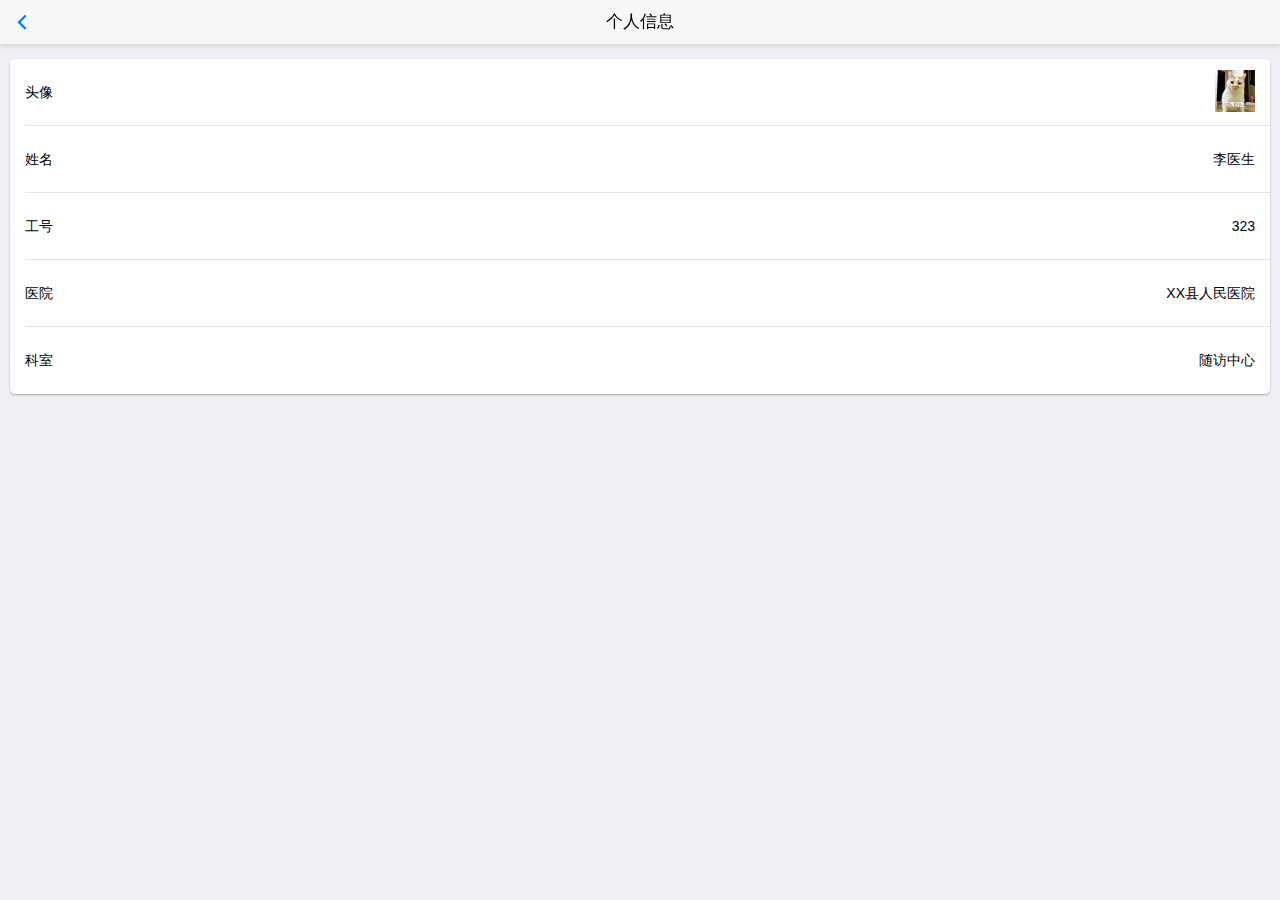
<file: childrenPage/LoginSuccessAfter.html>
<!doctype html>
<html>
	<!--
    	作者：焦康
    	时间：2018-02-23
    	描述：登录成功之后加载的页面
    -->
	<head>
		<meta charset="UTF-8">
		<title></title>
		<meta name="viewport" content="width=device-width,initial-scale=1,minimum-scale=1,maximum-scale=1,user-scalable=no" />
		<link href="../css/mui.css" rel="stylesheet" />
		<style type="text/css">
			
		</style>
	</head>

	<body>
		<script src="../js/mui.js"></script>
		<script src="../js/common.js" type="text/javascript" charset="utf-8"></script>
		<header class="mui-bar mui-bar-nav">
			<a class="mui-action-back mui-icon mui-icon-left-nav mui-pull-left"></a>
			<h1 class="mui-title">个人信息</h1>
		</header>
		<div class="mui-content">
			<div class="mui-card">
				<ul class="mui-table-view">
				        <li onclick="galleryImg()" class="mui-table-view-cell" style="line-height: 45px;">        
				                头像
				            <img class="mui-media-object mui-pull-right" src="../images/headimg.jpg">
				        </li>
				        <li class="mui-table-view-cell" style="line-height: 45px;">        
				         姓名<span style="display: inline-block;float: right;">李医生</span>
				        </li>
				         <li class="mui-table-view-cell" style="line-height: 45px;">        
				         工号<span style="display: inline-block;float: right;">323</span>
				        </li>
				         <li class="mui-table-view-cell" style="line-height: 45px;">        
				         医院<span style="display: inline-block;float: right;">XX县人民医院</span>
				        </li>
				          <li class="mui-table-view-cell" style="line-height: 45px;">        
				         科室<span style="display: inline-block;float: right;">随访中心</span>
				        </li>
				    </ul>
			</div>
		</div>
		<script type="text/javascript">
			mui.init({
				swipeBack: true //启用右滑关闭功能
			})
			function galleryImg(){
	// 从相册中选择图片
	//outSet('从相册中选择图片：');
    plus.gallery.pick(function(path){
    	outLine(path);
        //showImg( path );
        //createItem(path);
    }, function(e){
    	//outSet('取消选择图片');
    }, {filter:'image'});
}
		</script>
	</body>

</html>
</file>
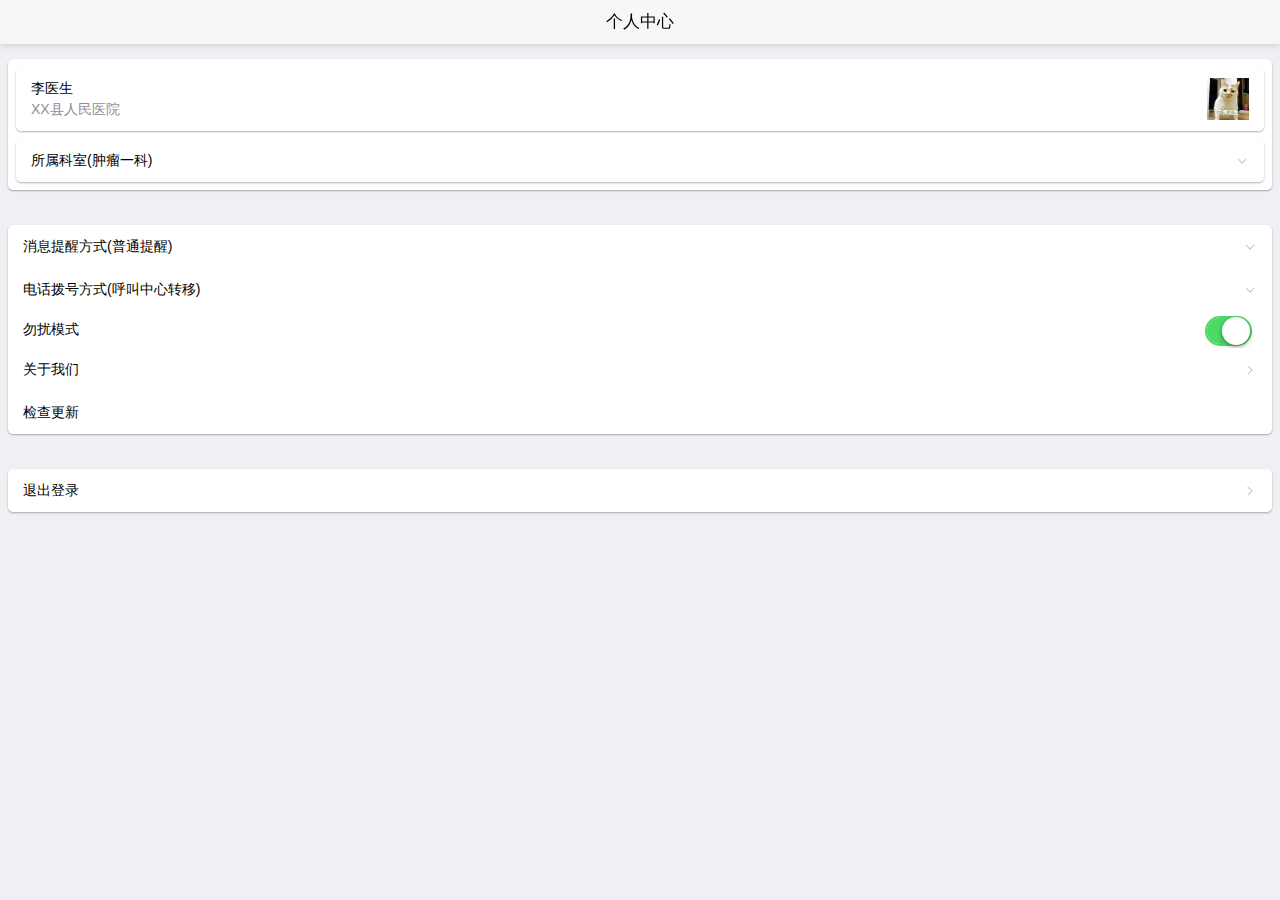
<file: childrenPage/myCenter.html>
<!doctype html>
<html>
	<!--
    	作者：焦康
    	时间：2018-02-23
    	描述：登录页面
    -->
	<head>
		<meta charset="UTF-8">
		<title></title>
		<meta name="viewport" content="width=device-width,initial-scale=1,minimum-scale=1,maximum-scale=1,user-scalable=no" />
		<link href="../css/mui.css" rel="stylesheet" />
		<link rel="stylesheet" type="text/css" href="../css/iconfont.css"/>
		<script src="../js/mui.js"></script>
		<style type="text/css">
			.mui-card{
				 font-size: 14px;
    			position: relative;
    			overflow: hidden;
    			margin: 8px;
    			border-radius: 5px;
    			background-color: white;
    			background-clip: padding-box;
    			box-shadow: 0 1px 2px rgba(0, 0, 0, .3);
			}
		</style>
	</head>

	<body>
		 <header class="mui-bar mui-bar-nav">
		      <h1 class="mui-title">个人中心</h1>
		    </header>
		    
		    <div class="mui-content">
		    	 <div class="mui-card" style="margin-bottom: 35px;">
		    	 	<div class="mui-card">
		    	 	<ul class="mui-table-view">
					<li class="mui-table-view-cell mui-media">
						<a href="javascript:;">
							<img class="mui-media-object mui-pull-right" style="width: 50px;" src="../images/headimg.jpg">
							<div class="mui-media-body" id="doctor-info">
								李医生
								<p class='mui-ellipsis'>XX县人民医院</p>
							</div>
						</a>
					</li>
				</ul>
		    	 	</div>
		    	 	
		    	 	<div class="mui-card">
		    	 		<ul class="mui-table-view mui-table-view-chevron">
		    	 			<li class="mui-table-view-cell mui-collapse"><a class="mui-navigate-right" href="#">所属科室(<span id="deptName">肿瘤一科</span>)</a>
						<ul class="mui-table-view mui-table-view-chevron" id="deptSelect">
							<li class="mui-table-view-cell">肿瘤一科</li>
							<li class="mui-table-view-cell">肿瘤二科</li>
						</ul>
					</li>
		    	 		</ul>
		    	 	</div>
				
			</div>
			<div class="mui-card" style="margin-bottom: 35px;">
				
				<ul class="mui-table-view mui-table-view-chevron">
		    	 			<li class="mui-table-view-cell mui-collapse"><a class="mui-navigate-right" href="#">消息提醒方式(<span id="tipType">普通提醒</span>)</a>
						<ul class="mui-table-view mui-table-view-chevron" id="tipSelect">
							<li class="mui-table-view-cell">普通提醒</li>
							<li class="mui-table-view-cell">特殊提醒</li>
						</ul>
					</li>
		    	</ul>
		    	
		    	<ul class="mui-table-view mui-table-view-chevron">
		    	 			<li class="mui-table-view-cell mui-collapse"><a class="mui-navigate-right" href="#">电话拨号方式(<span id="callType">呼叫中心转移</span>)</a>
						<ul class="mui-table-view mui-table-view-chevron" id="callSelect">
							<li class="mui-table-view-cell">呼叫中心转移</li>
							<li class="mui-table-view-cell">本机拨号</li>
						</ul>
					</li>
		    	</ul>
				<div class="mui-input-row">
						    <label>勿扰模式</label>
						    <div class="mui-switch mui-active mui-switch-mini">
						        <div class="mui-switch-handle"></div>
						    </div>
						</div>
						
						<ul class="mui-table-view">
				        <li id="aboutme" class="mui-table-view-cell">
				            <a class="mui-navigate-right">
				                关于我们
				            </a>
				        </li>
				    </ul>
				    <ul id="update" class="mui-table-view">
				        <li class="mui-table-view-cell">
				            检查更新
				        </li>
				    </ul>
			</div>
		       
		       <div class="mui-card">
				<ul class="mui-table-view">
				        <li class="mui-table-view-cell">
				            <a class="mui-navigate-right">
				                退出登录
				            </a>
				        </li>
				    </ul>
			</div>
		    </div>
		    
		
		<script type="text/javascript">
			mui.init();
			mui.plusReady(function(){
				var doctorinfo = document.getElementById('doctor-info');
				doctorinfo.addEventListener('tap',function(){
					mui.openWindow({
					url : "LoginSuccessAfter.html",
					id : "LoginSuccessAfter.html"
					   // 通过extras传参数
				});
				})
				//检查更新
				var update = document.getElementById("update");
				update.addEventListener('tap',function(){
					alert("暂无可用更新")
				})
				//关于我们
				var aboutme = document.getElementById("aboutme");
				aboutme.addEventListener('tap',function(){
					mui.openWindow({
						id:'aboutMe.html',
						url:'aboutMe.html'
					})
				})
				
				//下拉选择栏选择后展示对应信息
				var deptName = document.getElementById('deptName');//所属科室
				var tipType = document.getElementById('tipType');//消息提醒方式
				var callType = document.getElementById('callType');//拨号方式
				mui('#callSelect').on('tap','.mui-table-view-cell',function(){
					callType.innerHTML=this.innerHTML;
				})
				mui('#tipSelect').on('tap','.mui-table-view-cell',function(){
					tipType.innerHTML=this.innerHTML;
				})
				mui('#deptSelect').on('tap','.mui-table-view-cell',function(){
					deptName.innerHTML=this.innerHTML;
				})
				
				
				
			})
	mui.back = function() {
	var btnArray = ['是', '否'];
	mui.confirm('是否退出应用', '提示', btnArray, function(e) {
		if(e.index == 0) {
			plus.runtime.quit();
		}
	})
	}
	
		</script>
	</body>

</html>
</file>
<file: css/iconfont.css>
@font-face {font-family: "iconfont";
  src: url('iconfont.eot?t=1517467601439'); /* IE9*/
  src: url('iconfont.eot?t=1517467601439#iefix') format('embedded-opentype'), /* IE6-IE8 */
  url('[data-uri]') format('woff'),
  url('../fonts/iconfont.ttf?t=1517467601439') format('truetype'), /* chrome, firefox, opera, Safari, Android, iOS 4.2+*/
  url('iconfont.svg?t=1517467601439#iconfont') format('svg'); /* iOS 4.1- */
}

.iconfont {
  font-family:"iconfont" !important;
  font-size:16px;
  font-style:normal;
  -webkit-font-smoothing: antialiased;
  -moz-osx-font-smoothing: grayscale;
}

.icon-accessory:before { content: "\e6dd"; }

.icon-activity:before { content: "\e6de"; }

.icon-activity_fill:before { content: "\e6df"; }

.icon-add:before { content: "\e6e0"; }

.icon-addition_fill:before { content: "\e6e1"; }

.icon-addition:before { content: "\e6e2"; }

.icon-addpeople_fill:before { content: "\e6e3"; }

.icon-addpeople:before { content: "\e6e4"; }

.icon-addressbook_fill:before { content: "\e6e5"; }

.icon-addressbook:before { content: "\e6e6"; }

.icon-barrage_fill:before { content: "\e6e7"; }

.icon-barrage:before { content: "\e6e8"; }

.icon-browse_fill:before { content: "\e6e9"; }

.icon-browse:before { content: "\e6ea"; }

.icon-brush:before { content: "\e6eb"; }

.icon-brush_fill:before { content: "\e6ec"; }

.icon-businesscard_fill:before { content: "\e6ed"; }

.icon-businesscard:before { content: "\e6ee"; }

.icon-camera_fill:before { content: "\e6ef"; }

.icon-camera:before { content: "\e6f0"; }

.icon-clock_fill:before { content: "\e6f1"; }

.icon-clock:before { content: "\e6f2"; }

.icon-close:before { content: "\e6f3"; }

.icon-collection_fill:before { content: "\e6f4"; }

.icon-collection:before { content: "\e6f5"; }

.icon-computer_fill:before { content: "\e6f6"; }

.icon-computer:before { content: "\e6f7"; }

.icon-coordinates_fill:before { content: "\e6f8"; }

.icon-coordinates:before { content: "\e6f9"; }

.icon-coupons_fill:before { content: "\e6fa"; }

.icon-coupons:before { content: "\e6fb"; }

.icon-createtask_fill:before { content: "\e6fc"; }

.icon-createtask:before { content: "\e6fd"; }

.icon-customerservice_fill:before { content: "\e6fe"; }

.icon-customerservice:before { content: "\e6ff"; }

.icon-delete_fill:before { content: "\e700"; }

.icon-delete:before { content: "\e701"; }

.icon-document:before { content: "\e702"; }

.icon-document_fill:before { content: "\e703"; }

.icon-dynamic_fill:before { content: "\e704"; }

.icon-dynamic:before { content: "\e705"; }

.icon-editor:before { content: "\e706"; }

.icon-eit:before { content: "\e707"; }

.icon-emoji_fill:before { content: "\e708"; }

.icon-emoji:before { content: "\e709"; }

.icon-empty:before { content: "\e70a"; }

.icon-empty_fill:before { content: "\e70b"; }

.icon-enter:before { content: "\e70c"; }

.icon-enterinto:before { content: "\e70d"; }

.icon-enterinto_fill:before { content: "\e70e"; }

.icon-feedback_fill:before { content: "\e70f"; }

.icon-feedback:before { content: "\e710"; }

.icon-flag_fill:before { content: "\e711"; }

.icon-flag:before { content: "\e712"; }

.icon-flashlight:before { content: "\e713"; }

.icon-flashlight_fill:before { content: "\e714"; }

.icon-flip:before { content: "\e715"; }

.icon-flip_fill:before { content: "\e716"; }

.icon-fullscreen:before { content: "\e717"; }

.icon-group:before { content: "\e718"; }

.icon-group_fill:before { content: "\e719"; }

.icon-headlines_fill:before { content: "\e71a"; }

.icon-headlines:before { content: "\e71b"; }

.icon-homepage_fill:before { content: "\e71c"; }

.icon-homepage:before { content: "\e71d"; }

.icon-integral_fill:before { content: "\e71e"; }

.icon-integral:before { content: "\e71f"; }

.icon-interactive_fill:before { content: "\e720"; }

.icon-interactive:before { content: "\e721"; }

.icon-keyboard:before { content: "\e722"; }

.icon-label:before { content: "\e723"; }

.icon-label_fill:before { content: "\e724"; }

.icon-like_fill:before { content: "\e725"; }

.icon-like:before { content: "\e726"; }

.icon-live_fill:before { content: "\e727"; }

.icon-live:before { content: "\e728"; }

.icon-lock_fill:before { content: "\e729"; }

.icon-lock:before { content: "\e72a"; }

.icon-mail:before { content: "\e72b"; }

.icon-mail_fill:before { content: "\e72c"; }

.icon-manage_fill:before { content: "\e72d"; }

.icon-manage:before { content: "\e72e"; }

.icon-message:before { content: "\e72f"; }

.icon-message_fill:before { content: "\e730"; }

.icon-mine:before { content: "\e731"; }

.icon-mine_fill:before { content: "\e732"; }

.icon-mobilephone_fill:before { content: "\e733"; }

.icon-mobilephone:before { content: "\e734"; }

.icon-more:before { content: "\e735"; }

.icon-narrow:before { content: "\e736"; }

.icon-offline_fill:before { content: "\e737"; }

.icon-offline:before { content: "\e738"; }

.icon-order_fill:before { content: "\e739"; }

.icon-order:before { content: "\e73a"; }

.icon-other:before { content: "\e73b"; }

.icon-people_fill:before { content: "\e73c"; }

.icon-people:before { content: "\e73d"; }

.icon-picture_fill:before { content: "\e73e"; }

.icon-picture:before { content: "\e73f"; }

.icon-play:before { content: "\e740"; }

.icon-play_fill:before { content: "\e741"; }

.icon-playon_fill:before { content: "\e742"; }

.icon-playon:before { content: "\e743"; }

.icon-praise_fill:before { content: "\e744"; }

.icon-praise:before { content: "\e745"; }

.icon-prompt_fill:before { content: "\e746"; }

.icon-prompt:before { content: "\e747"; }

.icon-qrcode_fill:before { content: "\e748"; }

.icon-qrcode:before { content: "\e749"; }

.icon-redpacket_fill:before { content: "\e74a"; }

.icon-redpacket:before { content: "\e74b"; }

.icon-refresh:before { content: "\e74c"; }

.icon-remind_fill:before { content: "\e74d"; }

.icon-remind:before { content: "\e74e"; }

.icon-return:before { content: "\e74f"; }

.icon-right:before { content: "\e750"; }

.icon-scan:before { content: "\e751"; }

.icon-select_fill:before { content: "\e752"; }

.icon-select:before { content: "\e753"; }

.icon-send:before { content: "\e754"; }

.icon-service_fill:before { content: "\e755"; }

.icon-service:before { content: "\e756"; }

.icon-setup_fill:before { content: "\e757"; }

.icon-setup:before { content: "\e758"; }

.icon-share_fill:before { content: "\e759"; }

.icon-share:before { content: "\e75a"; }

.icon-shielding_fill:before { content: "\e75b"; }

.icon-shielding:before { content: "\e75c"; }

.icon-smallscreen_fill:before { content: "\e75d"; }

.icon-smallscreen:before { content: "\e75e"; }

.icon-stealth_fill:before { content: "\e75f"; }

.icon-stealth:before { content: "\e760"; }

.icon-success_fill:before { content: "\e761"; }

.icon-success:before { content: "\e762"; }

.icon-suspend:before { content: "\e763"; }

.icon-switch:before { content: "\e764"; }

.icon-systemprompt_fill:before { content: "\e765"; }

.icon-systemprompt:before { content: "\e766"; }

.icon-tailor:before { content: "\e767"; }

.icon-task:before { content: "\e768"; }

.icon-task_fill:before { content: "\e769"; }

.icon-tasklist_fill:before { content: "\e76a"; }

.icon-tasklist:before { content: "\e76b"; }

.icon-text:before { content: "\e76c"; }

.icon-time_fill:before { content: "\e76d"; }

.icon-time:before { content: "\e76e"; }

.icon-translation_fill:before { content: "\e76f"; }

.icon-translation:before { content: "\e770"; }

.icon-trash:before { content: "\e771"; }

.icon-trash_fill:before { content: "\e772"; }

.icon-undo:before { content: "\e773"; }

.icon-unlock_fill:before { content: "\e774"; }

.icon-unlock:before { content: "\e775"; }

.icon-video:before { content: "\e776"; }

.icon-video_fill:before { content: "\e777"; }

.icon-warning_fill:before { content: "\e778"; }

.icon-warning:before { content: "\e779"; }

.icon-workbench_fill:before { content: "\e77a"; }

.icon-workbench:before { content: "\e77b"; }

.icon-search:before { content: "\e77c"; }

.icon-searchfill:before { content: "\e77d"; }

.icon-qianniu:before { content: "\e77e"; }

.icon-publishgoods_fill:before { content: "\e77f"; }

.icon-shop_fill:before { content: "\e780"; }

.icon-transaction_fill:before { content: "\e781"; }

.icon-packup:before { content: "\e782"; }

.icon-unfold:before { content: "\e783"; }

.icon-wangwang:before { content: "\e784"; }

.icon-financial_fill:before { content: "\e785"; }

.icon-marketing_fill:before { content: "\e786"; }

.icon-shake:before { content: "\e787"; }

.icon-decoration_fill:before { content: "\e788"; }

.icon-budaidise:before { content: "\e789"; }

.icon-qianniudaidise:before { content: "\e78a"; }

.icon-questions:before { content: "\e78b"; }

.icon-supply:before { content: "\e78c"; }

.icon-tools:before { content: "\e78d"; }

.icon-int:before { content: "\e78e"; }

.icon-commodity:before { content: "\e78f"; }
</file>
<file: fonts/iconfont.css>
@font-face {font-family: "iconfont";
  src: url('iconfont.eot?t=1517467601439'); /* IE9*/
  src: url('iconfont.eot?t=1517467601439#iefix') format('embedded-opentype'), /* IE6-IE8 */
  url('[data-uri]') format('woff'),
  url('../fonts/iconfont.ttf?t=1517467601439') format('truetype'), /* chrome, firefox, opera, Safari, Android, iOS 4.2+*/
  url('iconfont.svg?t=1517467601439#iconfont') format('svg'); /* iOS 4.1- */
}

.iconfont {
  font-family:"iconfont" !important;
  font-size:16px;
  font-style:normal;
  -webkit-font-smoothing: antialiased;
  -moz-osx-font-smoothing: grayscale;
}

.icon-accessory:before { content: "\e6dd"; }

.icon-activity:before { content: "\e6de"; }

.icon-activity_fill:before { content: "\e6df"; }

.icon-add:before { content: "\e6e0"; }

.icon-addition_fill:before { content: "\e6e1"; }

.icon-addition:before { content: "\e6e2"; }

.icon-addpeople_fill:before { content: "\e6e3"; }

.icon-addpeople:before { content: "\e6e4"; }

.icon-addressbook_fill:before { content: "\e6e5"; }

.icon-addressbook:before { content: "\e6e6"; }

.icon-barrage_fill:before { content: "\e6e7"; }

.icon-barrage:before { content: "\e6e8"; }

.icon-browse_fill:before { content: "\e6e9"; }

.icon-browse:before { content: "\e6ea"; }

.icon-brush:before { content: "\e6eb"; }

.icon-brush_fill:before { content: "\e6ec"; }

.icon-businesscard_fill:before { content: "\e6ed"; }

.icon-businesscard:before { content: "\e6ee"; }

.icon-camera_fill:before { content: "\e6ef"; }

.icon-camera:before { content: "\e6f0"; }

.icon-clock_fill:before { content: "\e6f1"; }

.icon-clock:before { content: "\e6f2"; }

.icon-close:before { content: "\e6f3"; }

.icon-collection_fill:before { content: "\e6f4"; }

.icon-collection:before { content: "\e6f5"; }

.icon-computer_fill:before { content: "\e6f6"; }

.icon-computer:before { content: "\e6f7"; }

.icon-coordinates_fill:before { content: "\e6f8"; }

.icon-coordinates:before { content: "\e6f9"; }

.icon-coupons_fill:before { content: "\e6fa"; }

.icon-coupons:before { content: "\e6fb"; }

.icon-createtask_fill:before { content: "\e6fc"; }

.icon-createtask:before { content: "\e6fd"; }

.icon-customerservice_fill:before { content: "\e6fe"; }

.icon-customerservice:before { content: "\e6ff"; }

.icon-delete_fill:before { content: "\e700"; }

.icon-delete:before { content: "\e701"; }

.icon-document:before { content: "\e702"; }

.icon-document_fill:before { content: "\e703"; }

.icon-dynamic_fill:before { content: "\e704"; }

.icon-dynamic:before { content: "\e705"; }

.icon-editor:before { content: "\e706"; }

.icon-eit:before { content: "\e707"; }

.icon-emoji_fill:before { content: "\e708"; }

.icon-emoji:before { content: "\e709"; }

.icon-empty:before { content: "\e70a"; }

.icon-empty_fill:before { content: "\e70b"; }

.icon-enter:before { content: "\e70c"; }

.icon-enterinto:before { content: "\e70d"; }

.icon-enterinto_fill:before { content: "\e70e"; }

.icon-feedback_fill:before { content: "\e70f"; }

.icon-feedback:before { content: "\e710"; }

.icon-flag_fill:before { content: "\e711"; }

.icon-flag:before { content: "\e712"; }

.icon-flashlight:before { content: "\e713"; }

.icon-flashlight_fill:before { content: "\e714"; }

.icon-flip:before { content: "\e715"; }

.icon-flip_fill:before { content: "\e716"; }

.icon-fullscreen:before { content: "\e717"; }

.icon-group:before { content: "\e718"; }

.icon-group_fill:before { content: "\e719"; }

.icon-headlines_fill:before { content: "\e71a"; }

.icon-headlines:before { content: "\e71b"; }

.icon-homepage_fill:before { content: "\e71c"; }

.icon-homepage:before { content: "\e71d"; }

.icon-integral_fill:before { content: "\e71e"; }

.icon-integral:before { content: "\e71f"; }

.icon-interactive_fill:before { content: "\e720"; }

.icon-interactive:before { content: "\e721"; }

.icon-keyboard:before { content: "\e722"; }

.icon-label:before { content: "\e723"; }

.icon-label_fill:before { content: "\e724"; }

.icon-like_fill:before { content: "\e725"; }

.icon-like:before { content: "\e726"; }

.icon-live_fill:before { content: "\e727"; }

.icon-live:before { content: "\e728"; }

.icon-lock_fill:before { content: "\e729"; }

.icon-lock:before { content: "\e72a"; }

.icon-mail:before { content: "\e72b"; }

.icon-mail_fill:before { content: "\e72c"; }

.icon-manage_fill:before { content: "\e72d"; }

.icon-manage:before { content: "\e72e"; }

.icon-message:before { content: "\e72f"; }

.icon-message_fill:before { content: "\e730"; }

.icon-mine:before { content: "\e731"; }

.icon-mine_fill:before { content: "\e732"; }

.icon-mobilephone_fill:before { content: "\e733"; }

.icon-mobilephone:before { content: "\e734"; }

.icon-more:before { content: "\e735"; }

.icon-narrow:before { content: "\e736"; }

.icon-offline_fill:before { content: "\e737"; }

.icon-offline:before { content: "\e738"; }

.icon-order_fill:before { content: "\e739"; }

.icon-order:before { content: "\e73a"; }

.icon-other:before { content: "\e73b"; }

.icon-people_fill:before { content: "\e73c"; }

.icon-people:before { content: "\e73d"; }

.icon-picture_fill:before { content: "\e73e"; }

.icon-picture:before { content: "\e73f"; }

.icon-play:before { content: "\e740"; }

.icon-play_fill:before { content: "\e741"; }

.icon-playon_fill:before { content: "\e742"; }

.icon-playon:before { content: "\e743"; }

.icon-praise_fill:before { content: "\e744"; }

.icon-praise:before { content: "\e745"; }

.icon-prompt_fill:before { content: "\e746"; }

.icon-prompt:before { content: "\e747"; }

.icon-qrcode_fill:before { content: "\e748"; }

.icon-qrcode:before { content: "\e749"; }

.icon-redpacket_fill:before { content: "\e74a"; }

.icon-redpacket:before { content: "\e74b"; }

.icon-refresh:before { content: "\e74c"; }

.icon-remind_fill:before { content: "\e74d"; }

.icon-remind:before { content: "\e74e"; }

.icon-return:before { content: "\e74f"; }

.icon-right:before { content: "\e750"; }

.icon-scan:before { content: "\e751"; }

.icon-select_fill:before { content: "\e752"; }

.icon-select:before { content: "\e753"; }

.icon-send:before { content: "\e754"; }

.icon-service_fill:before { content: "\e755"; }

.icon-service:before { content: "\e756"; }

.icon-setup_fill:before { content: "\e757"; }

.icon-setup:before { content: "\e758"; }

.icon-share_fill:before { content: "\e759"; }

.icon-share:before { content: "\e75a"; }

.icon-shielding_fill:before { content: "\e75b"; }

.icon-shielding:before { content: "\e75c"; }

.icon-smallscreen_fill:before { content: "\e75d"; }

.icon-smallscreen:before { content: "\e75e"; }

.icon-stealth_fill:before { content: "\e75f"; }

.icon-stealth:before { content: "\e760"; }

.icon-success_fill:before { content: "\e761"; }

.icon-success:before { content: "\e762"; }

.icon-suspend:before { content: "\e763"; }

.icon-switch:before { content: "\e764"; }

.icon-systemprompt_fill:before { content: "\e765"; }

.icon-systemprompt:before { content: "\e766"; }

.icon-tailor:before { content: "\e767"; }

.icon-task:before { content: "\e768"; }

.icon-task_fill:before { content: "\e769"; }

.icon-tasklist_fill:before { content: "\e76a"; }

.icon-tasklist:before { content: "\e76b"; }

.icon-text:before { content: "\e76c"; }

.icon-time_fill:before { content: "\e76d"; }

.icon-time:before { content: "\e76e"; }

.icon-translation_fill:before { content: "\e76f"; }

.icon-translation:before { content: "\e770"; }

.icon-trash:before { content: "\e771"; }

.icon-trash_fill:before { content: "\e772"; }

.icon-undo:before { content: "\e773"; }

.icon-unlock_fill:before { content: "\e774"; }

.icon-unlock:before { content: "\e775"; }

.icon-video:before { content: "\e776"; }

.icon-video_fill:before { content: "\e777"; }

.icon-warning_fill:before { content: "\e778"; }

.icon-warning:before { content: "\e779"; }

.icon-workbench_fill:before { content: "\e77a"; }

.icon-workbench:before { content: "\e77b"; }

.icon-search:before { content: "\e77c"; }

.icon-searchfill:before { content: "\e77d"; }

.icon-qianniu:before { content: "\e77e"; }

.icon-publishgoods_fill:before { content: "\e77f"; }

.icon-shop_fill:before { content: "\e780"; }

.icon-transaction_fill:before { content: "\e781"; }

.icon-packup:before { content: "\e782"; }

.icon-unfold:before { content: "\e783"; }

.icon-wangwang:before { content: "\e784"; }

.icon-financial_fill:before { content: "\e785"; }

.icon-marketing_fill:before { content: "\e786"; }

.icon-shake:before { content: "\e787"; }

.icon-decoration_fill:before { content: "\e788"; }

.icon-budaidise:before { content: "\e789"; }

.icon-qianniudaidise:before { content: "\e78a"; }

.icon-questions:before { content: "\e78b"; }

.icon-supply:before { content: "\e78c"; }

.icon-tools:before { content: "\e78d"; }

.icon-int:before { content: "\e78e"; }

.icon-commodity:before { content: "\e78f"; }
</file>
